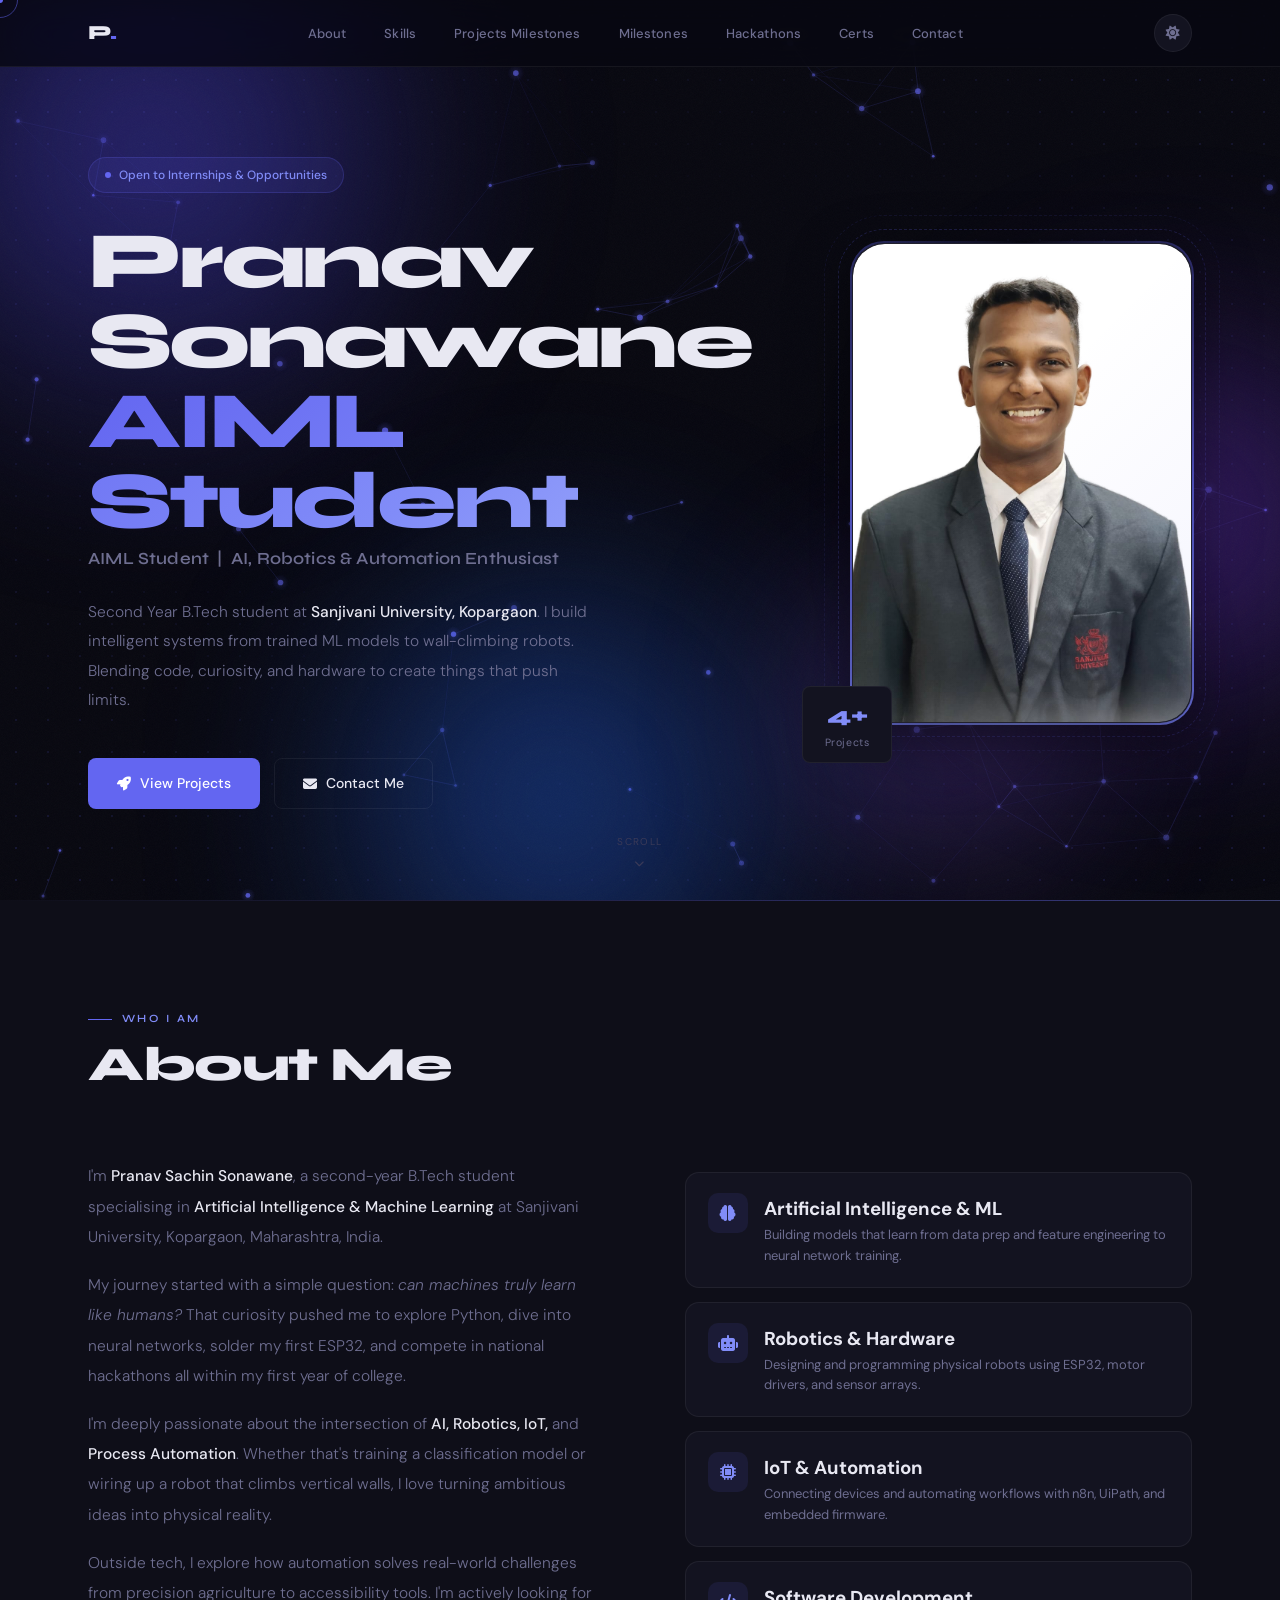
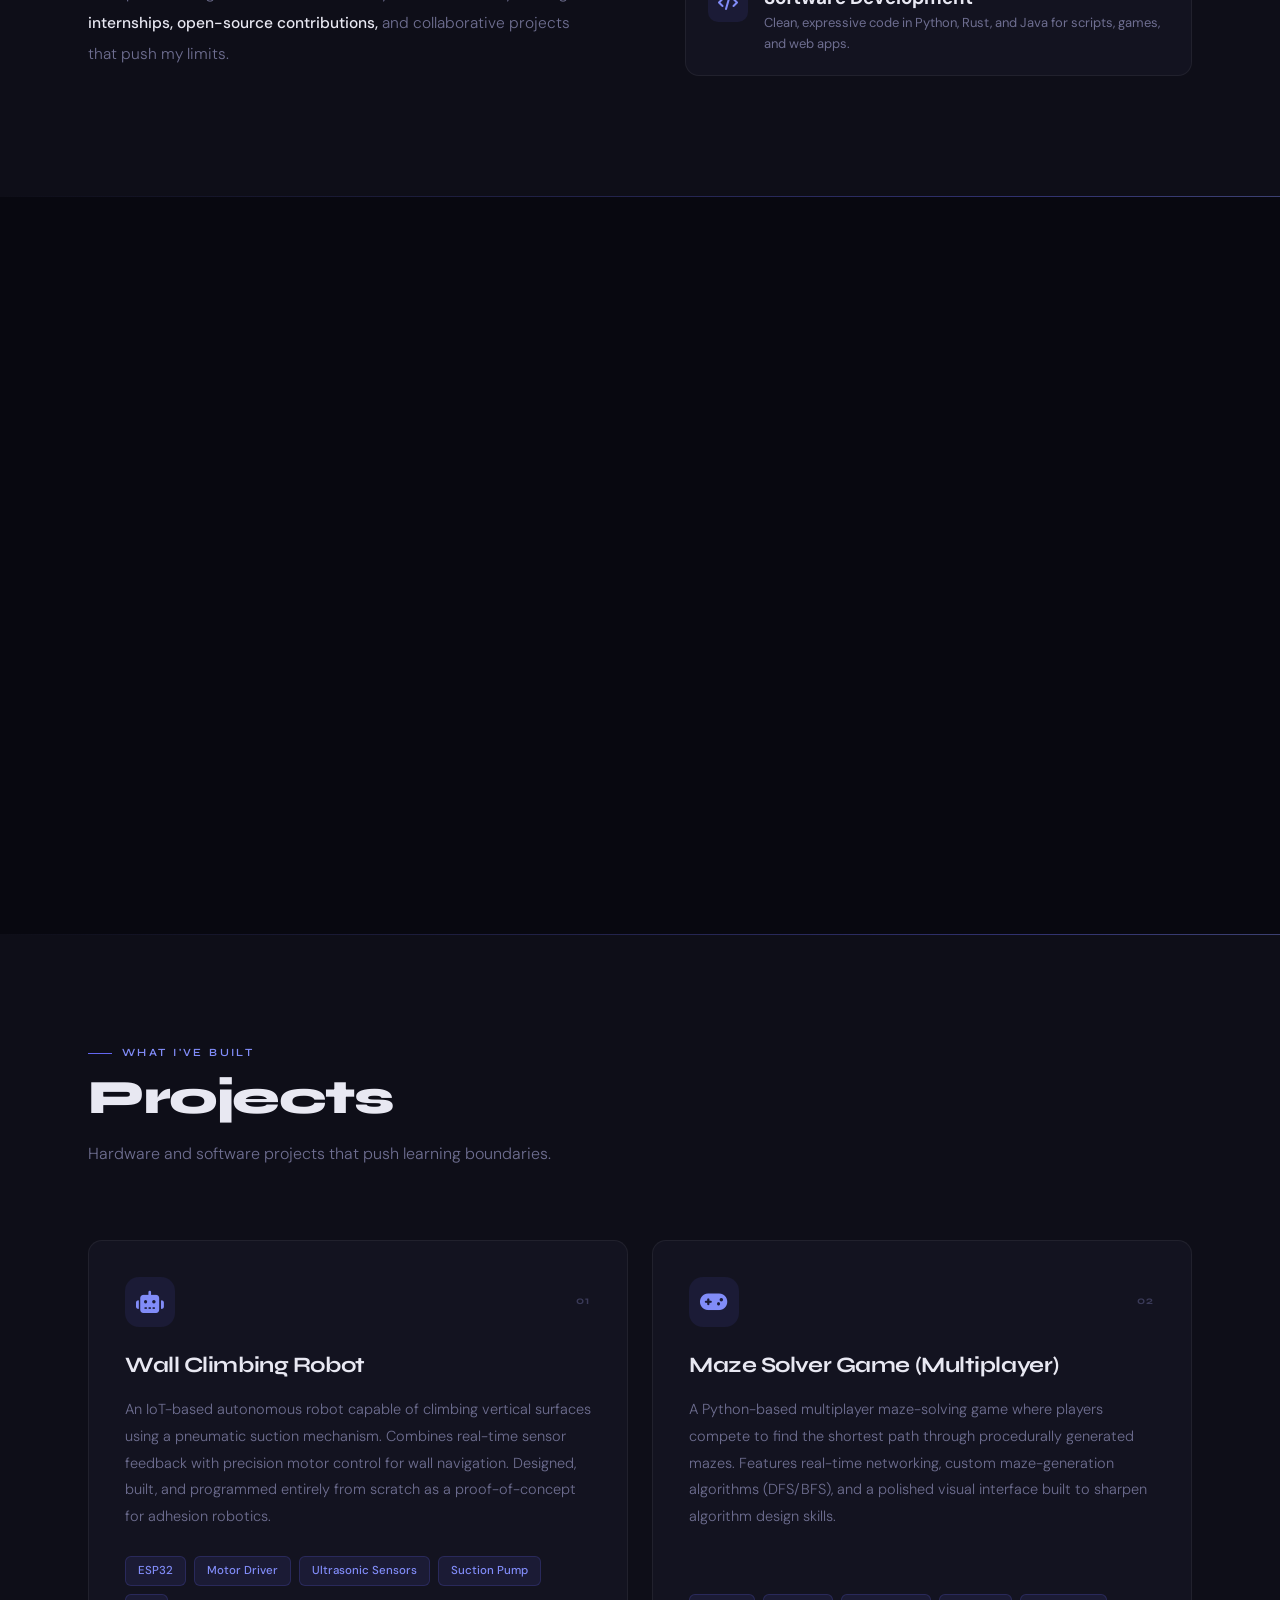
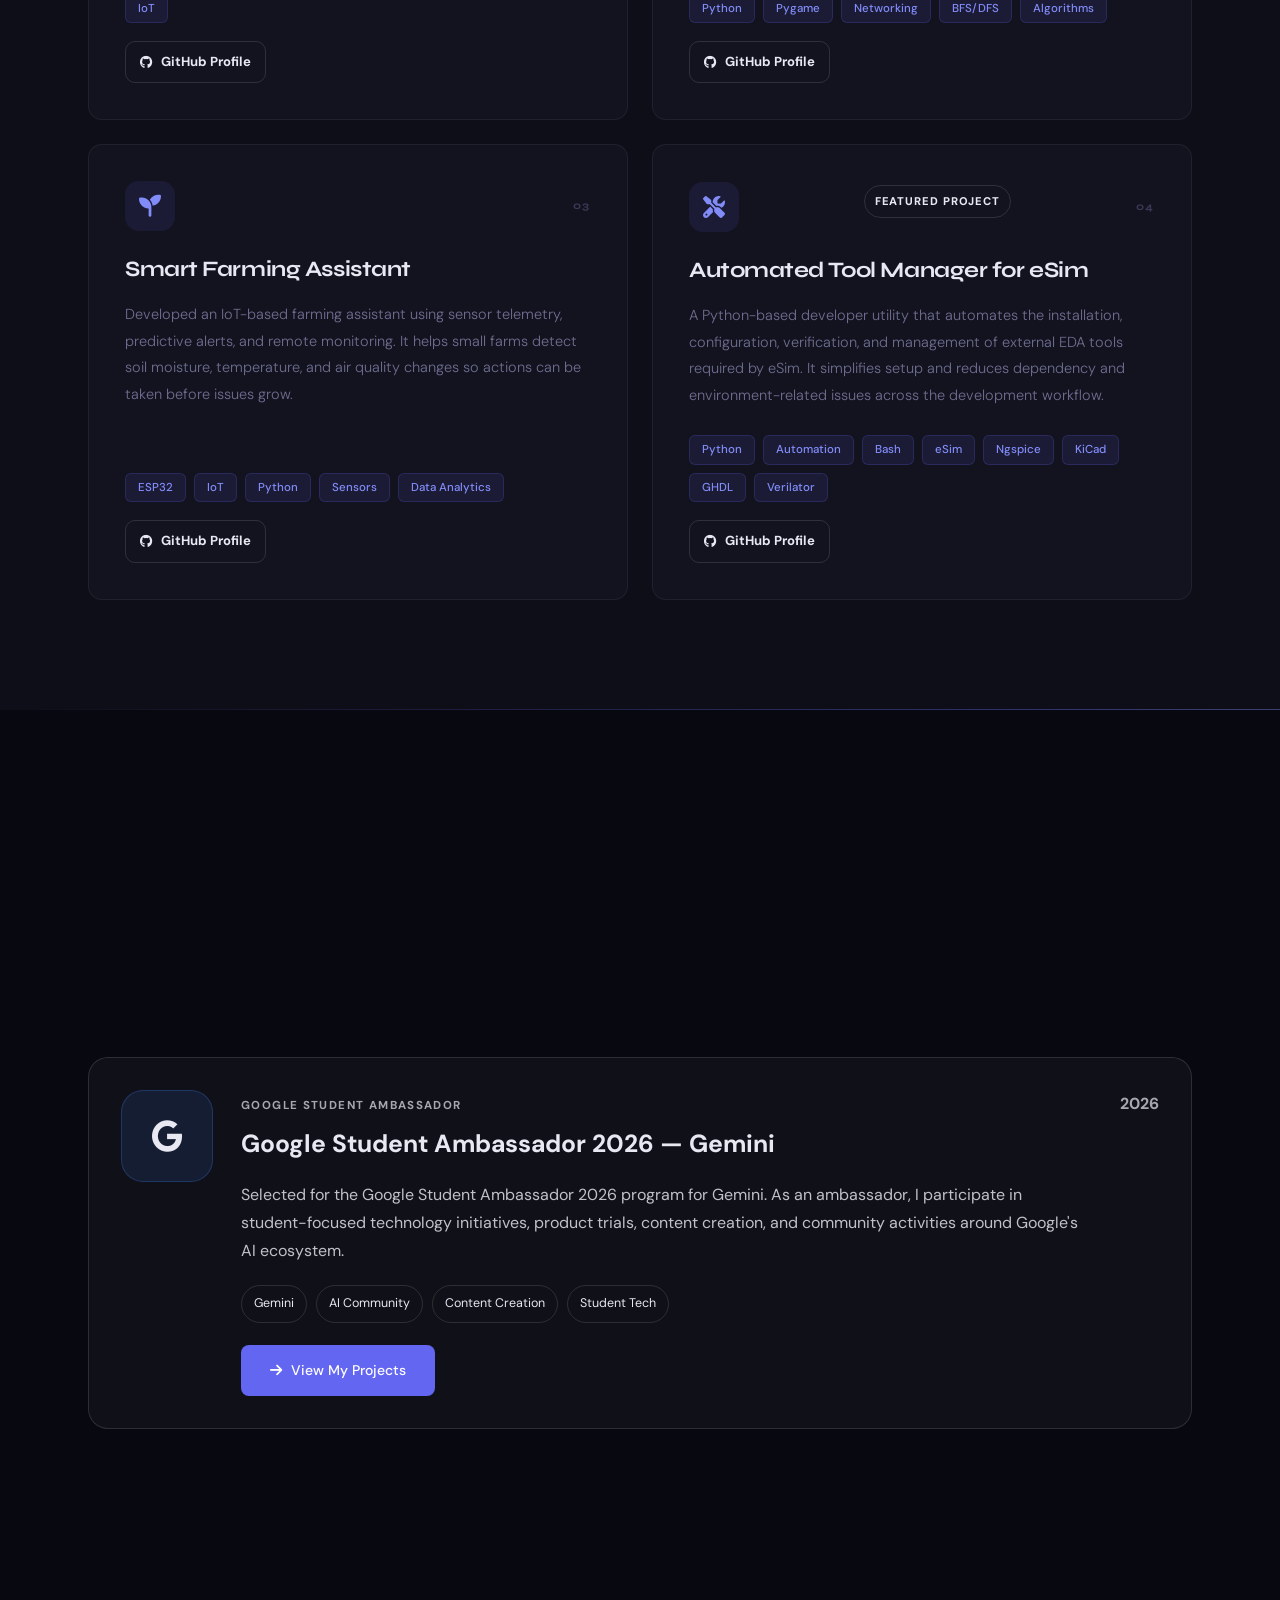
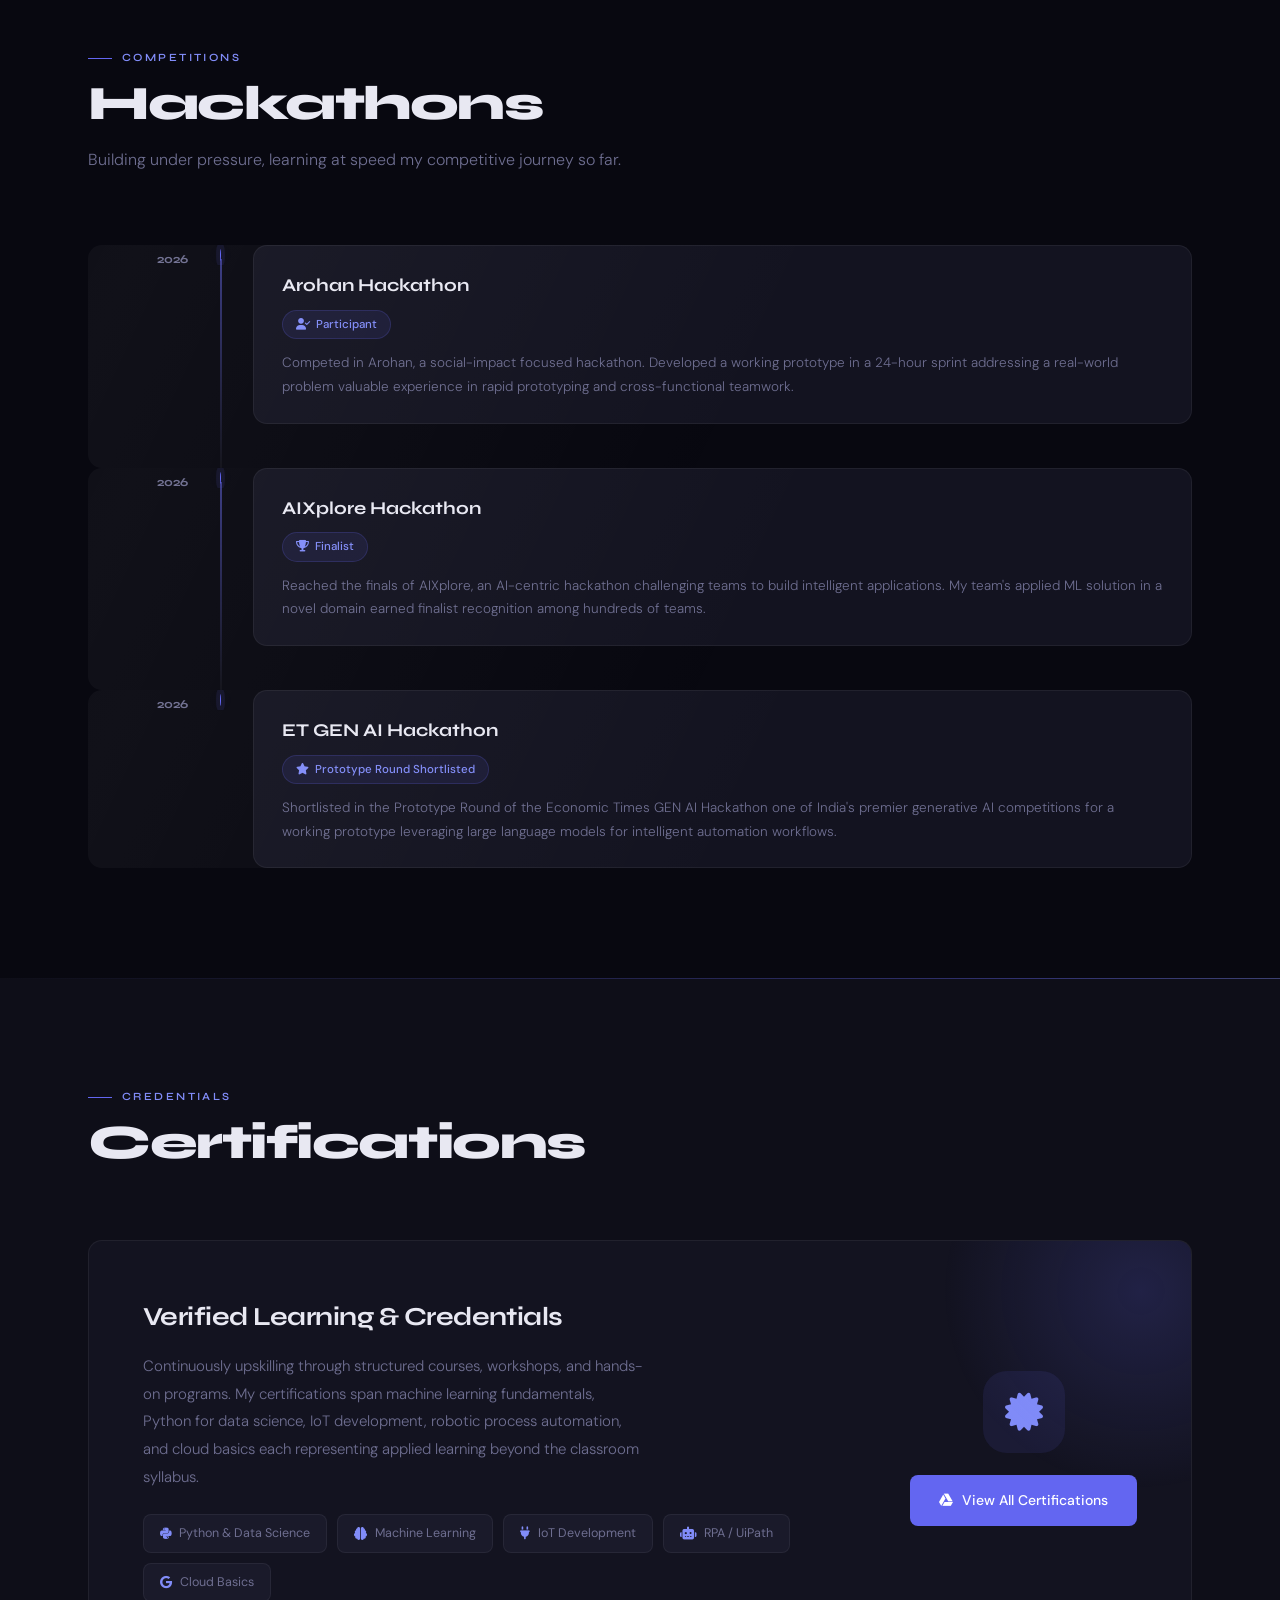
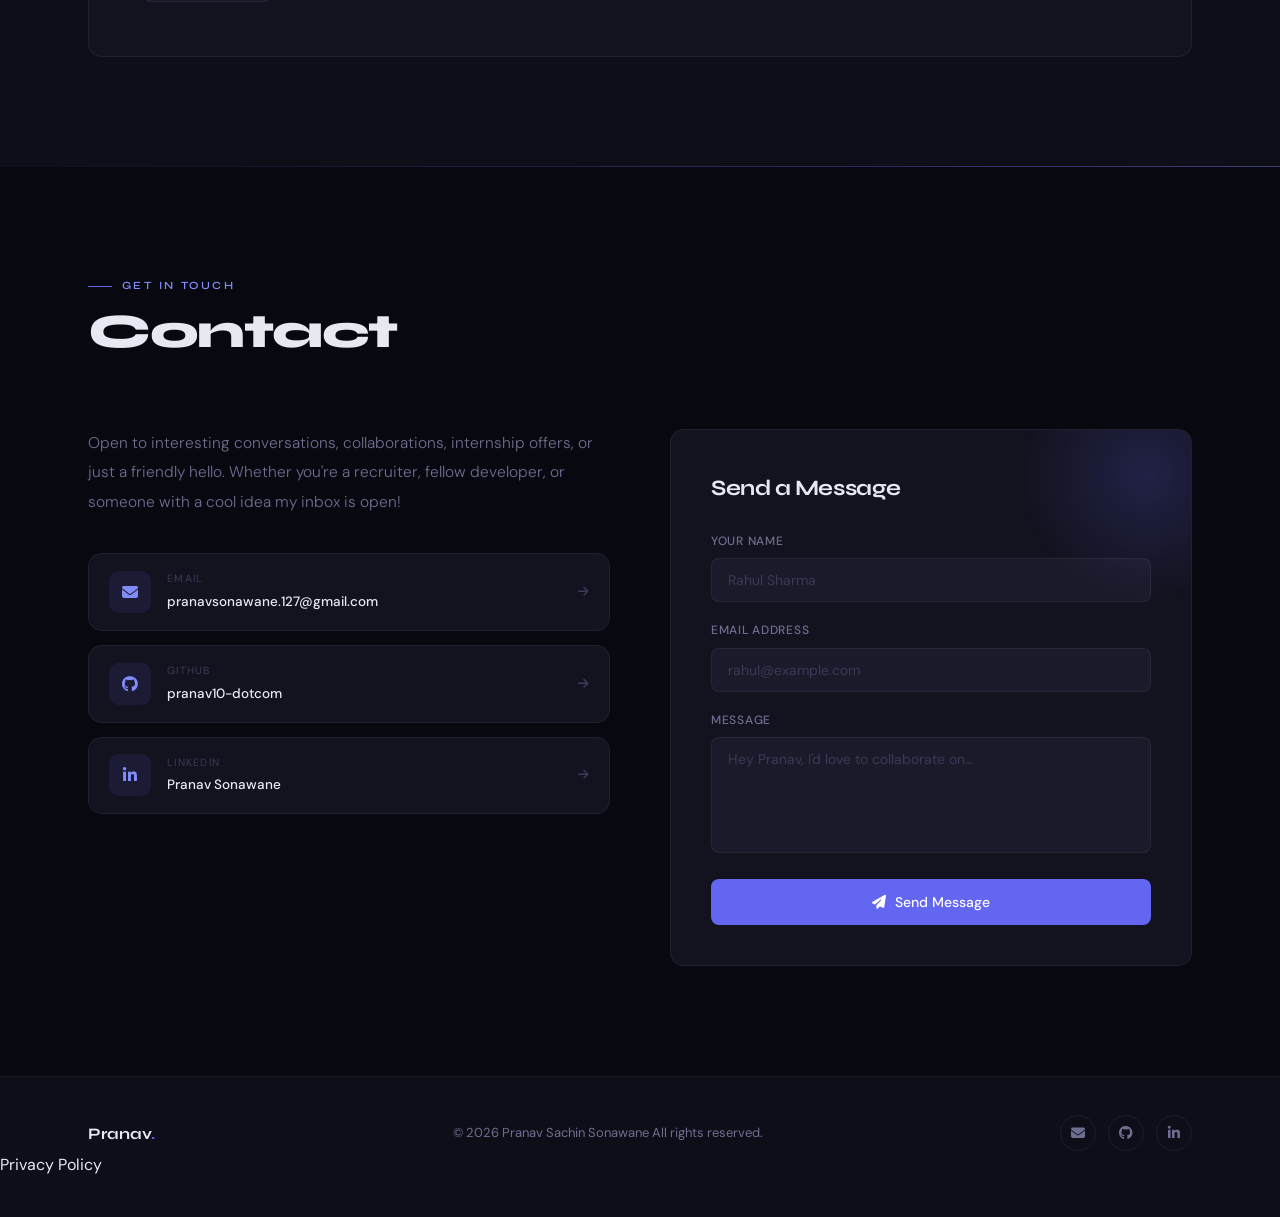
<file: index.html>
<!DOCTYPE html>
<html lang="en" data-theme="dark">

<head>
  <meta charset="UTF-8" />
  <meta name="viewport" content="width=device-width, initial-scale=1.0" />

  
  <link rel="canonical" href="https://pranav10-dotcom.github.io/pranavsonawane.github.io/">
  <meta name="robots" content="index, follow">
  <meta name="author" content="Pranav Sonawane">
  <meta property="og:url" content="https://pranav10-dotcom.github.io/pranavsonawane.github.io/">
<!-- ✅ SEO Title -->
  <title>Pranav Sonawane | AI Engineer | AIML Portfolio</title>

  <!-- ✅ SEO Description -->
  <meta name="description"
    content="CSE (AI & ML) student, Google Student Ambassador 2026, and developer building AI, robotics, automation, IoT, and real-world software projects." />

  <!-- Author -->
  <meta name="author" content="Pranav Sachin Sonawane" />

  <!-- ✅ Open Graph (for LinkedIn & sharing) -->
  <meta property="og:title" content="Pranav Sonawane | AI Engineer Portfolio" />
  <meta property="og:description"
    content="Explore AI, ML, Robotics & Automation projects by Pranav Sonawane." />
  <meta property="og:type" content="website" />

  <!-- ✅ Google Identity (Schema Markup) -->
  <script type="application/ld+json">
  {
    "@context": "https://schema.org",
    "@type": "Person",
      "jobTitle": "CSE (AI & ML) Student | Google Student Ambassador 2026",
      "description": "CSE (AI & ML) student and developer building AI, robotics, automation, IoT, and real-world software projects.",
      "knowsAbout": ["Python", "AI", "Robotics", "Automation", "IoT", "Software Development"],
    "name": "Pranav Sonawane",
    "url": "https://pranav10-dotcom.github.io/pranavsonawane.github.io/",
    "sameAs": [
      "https://www.linkedin.com/in/pranav-sonawane-7660b8374",
      "https://github.com/pranav10-dotcom"
    ]
  }
  </script>

  <!-- Preconnects -->
  <link rel="preconnect" href="https://fonts.googleapis.com" />
  <link rel="preconnect" href="https://fonts.gstatic.com" crossorigin />

  <!-- Fonts -->
  <link
    href="https://fonts.googleapis.com/css2?family=Syne:wght@400;600;700;800&family=DM+Sans:ital,opsz,wght@0,9..40,300;0,9..40,400;0,9..40,500;1,9..40,300&display=swap"
    rel="stylesheet" />

  <!-- Icons -->
  <link rel="stylesheet"
    href="https://cdnjs.cloudflare.com/ajax/libs/font-awesome/6.5.0/css/all.min.css"
    crossorigin="anonymous" referrerpolicy="no-referrer" />

  <!-- Stylesheets -->
  <link rel="stylesheet" href="css/style.css">
  <link rel="stylesheet" href="css/animations.css">
  <link rel="stylesheet" href="css/responsive.css">

  <!-- Google verification -->

  <link rel="icon" type="image/jpeg" href="pranav_photo.jpg">
  <meta property="og:image" content="https://pranav10-dotcom.github.io/pranavsonawane.github.io/pranav_photo.jpg">
</head>

<body>

  <!-- ── Custom cursor elements ── -->
  <div id="cursor-dot" aria-hidden="true"></div>
  <div id="cursor-ring" aria-hidden="true"></div>

  <!-- ── Particle canvas (sits behind everything) ── -->
  <canvas id="particle-canvas" aria-hidden="true"></canvas>

  <!-- ── Aurora blob background ── -->
  <div class="aurora-wrap" aria-hidden="true">
    <div class="aurora-blob aurora-blob-1"></div>
    <div class="aurora-blob aurora-blob-2"></div>
    <div class="aurora-blob aurora-blob-3"></div>
    <div class="aurora-blob aurora-blob-4"></div>
  </div>

  <!-- =========================================================
       NAVBAR
  ========================================================= -->
  <nav id="navbar" role="navigation" aria-label="Main navigation">
    <div class="container">
      <div class="nav-inner">

        <a href="#home" class="nav-logo" aria-label="Pranav Sonawane Home">
          P<span>.</span>
        </a>

        <ul class="nav-links" role="list">
          <li><a href="#about">About</a></li>
          <li><a href="#skills">Skills</a></li>
          <li><a href="#projects">Projects</a>
        <a href="#gsa">Milestones</a></li>
          <li><a href="#gsa">Milestones</a></li>
          <li><a href="#hackathons">Hackathons</a></li>
          <li><a href="#certifications">Certs</a></li>
          <li><a href="#contact">Contact</a></li>
        </ul>

        <div class="nav-right">
          <button class="theme-btn" id="themeToggle" aria-label="Toggle dark/light mode">
            <i class="fa-solid fa-sun" id="themeIcon"></i>
          </button>
          <button class="hamburger" id="hamburger" aria-label="Open mobile menu" aria-expanded="false"
            aria-controls="mobileMenu">
            <span></span><span></span><span></span>
          </button>
        </div>

      </div>
    </div>
  </nav>

  <!-- Mobile menu -->
  <div class="mobile-menu" id="mobileMenu">
    <ul>
      <li><a href="#about" onclick="closeMobile()">About</a></li>
      <li><a href="#skills" onclick="closeMobile()">Skills</a></li>
      <li><a href="#projects" onclick="closeMobile()">Projects</a></li>
      <li><a href="#hackathons" onclick="closeMobile()">Hackathons</a></li>
      <li><a href="#certifications" onclick="closeMobile()">Certifications</a></li>
      <li><a href="#contact" onclick="closeMobile()">Contact</a></li>
    </ul>
  </div>

  <!-- =========================================================
       HERO
  ========================================================= -->
  <section id="home" aria-label="Introduction">

    <!-- Dot grid background decoration -->
    <div class="dot-grid" aria-hidden="true"></div>

    <div class="container">
      <div class="hero-grid">

        <!-- Left: text -->
        <div>
          <div class="hero-badge">
            <span class="badge-dot" aria-hidden="true"></span>
            Open to Internships &amp; Opportunities
          </div>

         <h1 class="hero-name">
           Pranav Sonawane<br>
          <span class="accent">AIML Student </span>
        </h1>

          <p class="hero-tagline">
            AIML Student &nbsp;|&nbsp; AI, Robotics &amp; Automation Enthusiast
          </p>

          <p class="hero-intro">
            Second Year B.Tech student at <strong>Sanjivani University, Kopargaon</strong>.
            I build intelligent systems from trained ML models to wall-climbing robots.
            Blending code, curiosity, and hardware to create things that push limits.
          </p>

          <div class="hero-btns">
            <a href="#projects" class="btn-primary">
              <i class="fa-solid fa-rocket" aria-hidden="true"></i> View Projects
            </a>
            <a href="#contact" class="btn-outline">
              <i class="fa-solid fa-envelope" aria-hidden="true"></i> Contact Me
            </a>
          </div>
        </div>

        <!-- Right: avatar + floating chips -->
        <div class="hero-avatar-wrap" aria-hidden="true">
          <div class="avatar-glow-ring"></div>
          <div class="avatar-ring"></div>
          <div class="avatar-ring2"></div>
          <div class="hero-avatar">
            <img src="pranav_photo.jpg" alt="Photo of Pranav Sonawane" class="hero-avatar-img" />
          </div>
          <!-- Floating stat chips -->


          <div class="hero-stat">
            <div class="stat-num">4+</div>
            <div class="stat-label">Projects</div>
          </div>
        </div>

      </div>
    </div>

    <!-- Scroll indicator -->
    <div class="scroll-hint" aria-hidden="true">
      <span>Scroll</span>
      <i class="fa-solid fa-chevron-down"></i>
    </div>

  </section>

  <!-- =========================================================
       ABOUT
  ========================================================= -->
  <section id="about" class="section" aria-label="About me">
    <div class="shimmer-line top" aria-hidden="true"></div>
    <div class="shimmer-line bottom" aria-hidden="true"></div>

    <div class="container">
      <div class="section-head reveal">
        <p class="section-label">Who I am</p>
        <h2 class="section-title">About Me</h2>
      </div>

      <div class="about-grid">
        <!-- Bio text -->
        <div class="about-text reveal d1">
          <p>
            I'm <strong>Pranav Sachin Sonawane</strong>, a second-year B.Tech student
            specialising in <strong>Artificial Intelligence &amp; Machine Learning</strong>
            at Sanjivani University, Kopargaon, Maharashtra, India.
          </p>
          <p>
            My journey started with a simple question: <em>can machines truly learn like humans?</em>
            That curiosity pushed me to explore Python, dive into neural networks, solder my
            first ESP32, and compete in national hackathons  all within my first year of college.
          </p>
          <p>
            I'm deeply passionate about the intersection of <strong>AI, Robotics, IoT,</strong>
            and <strong>Process Automation</strong>. Whether that's training a classification model
            or wiring up a robot that climbs vertical walls, I love turning ambitious ideas into
            physical reality.
          </p>
          <p>
            Outside tech, I explore how automation solves real-world challenges  from precision
            agriculture to accessibility tools. I'm actively looking for <strong>internships,
              open-source contributions,</strong> and collaborative projects that push my limits.
          </p>
        </div>

        <!-- Highlight cards -->
        <div class="about-cards reveal d2">
          <div class="ahi">
            <div class="ahi-icon"><i class="fa-solid fa-brain" aria-hidden="true"></i></div>
            <div>
              <h3>Artificial Intelligence &amp; ML</h3>
              <p>Building models that learn from data prep and feature engineering to neural network training.</p>
            </div>
          </div>
          <div class="ahi">
            <div class="ahi-icon"><i class="fa-solid fa-robot" aria-hidden="true"></i></div>
            <div>
              <h3>Robotics &amp; Hardware</h3>
              <p>Designing and programming physical robots using ESP32, motor drivers, and sensor arrays.</p>
            </div>
          </div>
          <div class="ahi">
            <div class="ahi-icon"><i class="fa-solid fa-microchip" aria-hidden="true"></i></div>
            <div>
              <h3>IoT &amp; Automation</h3>
              <p>Connecting devices and automating workflows with n8n, UiPath, and embedded firmware.</p>
            </div>
          </div>
          <div class="ahi">
            <div class="ahi-icon"><i class="fa-solid fa-code" aria-hidden="true"></i></div>
            <div>
              <h3>Software Development</h3>
              <p>Clean, expressive code in Python, Rust, and Java for scripts, games, and web apps.</p>
            </div>
          </div>
        </div>
      </div>
    </div>
  </section>

  <!-- =========================================================
       SKILLS
  ========================================================= -->
  <section id="skills" class="section" aria-label="Skills">
    <div class="container">
      <div class="section-head reveal">
        <p class="section-label">What I work with</p>
        <h2 class="section-title">Skills &amp; Tools</h2>
        <p class="section-sub">A growing toolkit spanning languages, libraries, and hardware platforms.</p>
      </div>

      <div class="skills-grid">

        <div class="skill-card reveal d1">
          <div class="skill-icon"><i class="fa-solid fa-terminal" aria-hidden="true"></i></div>
          <h3>Programming Languages</h3>
          <div class="skill-tags">
            <span class="skill-tag">Python</span>
            <span class="skill-tag">Java</span>
            <span class="skill-tag">Rust</span>
            <span class="skill-tag">HTML</span>
            <span class="skill-tag">CSS</span>
          </div>
        </div>

        <div class="skill-card reveal d2">
          <div class="skill-icon"><i class="fa-solid fa-chart-area" aria-hidden="true"></i></div>
          <h3>ML &amp; Data Libraries</h3>
          <div class="skill-tags">
            <span class="skill-tag">NumPy</span>
            <span class="skill-tag">Pandas</span>
            <span class="skill-tag">Matplotlib</span>
            <span class="skill-tag">Seaborn</span>
          </div>
        </div>

        <div class="skill-card reveal d3">
          <div class="skill-icon"><i class="fa-solid fa-wrench" aria-hidden="true"></i></div>
          <h3>Tools &amp; Platforms</h3>
          <div class="skill-tags">
            <span class="skill-tag">Git</span>
            <span class="skill-tag">GitHub</span>
            <span class="skill-tag">n8n</span>
            <span class="skill-tag">UiPath</span>
          </div>
        </div>

        <div class="skill-card reveal d4">
          <div class="skill-icon"><i class="fa-solid fa-plug" aria-hidden="true"></i></div>
          <h3>Hardware &amp; IoT</h3>
          <div class="skill-tags">
            <span class="skill-tag">ESP32</span>
            <span class="skill-tag">Arduino</span>
            <span class="skill-tag">Ultrasonic Sensors</span>
            <span class="skill-tag">Motor Drivers</span>
            <span class="skill-tag">Suction Systems</span>
          </div>
        </div>

      </div>
    </div>
  </section>

  <!-- =========================================================
       PROJECTS
  ========================================================= -->
  <section id="projects" class="section" aria-label="Projects">
    <div class="shimmer-line top" aria-hidden="true"></div>
    <div class="shimmer-line bottom" aria-hidden="true"></div>

    <div class="container">
      <div class="section-head reveal">
        <p class="section-label">What I've built</p>
        <h2 class="section-title">Projects</h2>
        <p class="section-sub">Hardware and software projects that push learning boundaries.</p>
      </div>

      <div class="projects-grid">

        <!-- Project 1: Wall Climbing Robot -->
        <article class="project-card reveal d1">
          <div class="project-top">
            <div class="project-icon">
              <i class="fa-solid fa-robot" aria-hidden="true"></i>
            </div>
            <span class="project-num">01</span>
          </div>
          <h3 class="project-title">Wall Climbing Robot</h3>
          <p class="project-desc">
            An IoT-based autonomous robot capable of climbing vertical surfaces using a
            pneumatic suction mechanism. Combines real-time sensor feedback with precision
            motor control for wall navigation. Designed, built, and programmed entirely
            from scratch as a proof-of-concept for adhesion robotics.
          </p>
          <div class="project-stack">
            <span class="project-tech">ESP32</span>
            <span class="project-tech">Motor Driver</span>
            <span class="project-tech">Ultrasonic Sensors</span>
            <span class="project-tech">Suction Pump</span>
            <span class="project-tech">IoT</span>
          </div>
        
          <div class="project-actions">
            <a class="project-link" href="https://github.com/pranav10-dotcom" target="_blank" rel="noopener noreferrer">
              <i class="fa-brands fa-github" aria-hidden="true"></i>
              GitHub Profile
            </a>
          </div>
        </article>

        <!-- Project 2: Maze Solver Game -->
        <article class="project-card reveal d2">
          <div class="project-top">
            <div class="project-icon">
              <i class="fa-solid fa-gamepad" aria-hidden="true"></i>
            </div>
            <span class="project-num">02</span>
          </div>
          <h3 class="project-title">Maze Solver Game (Multiplayer)</h3>
          <p class="project-desc">
            A Python-based multiplayer maze-solving game where players compete to find the
            shortest path through procedurally generated mazes. Features real-time
            networking, custom maze-generation algorithms (DFS/BFS), and a polished
            visual interface  built to sharpen algorithm design skills.
          </p>
          <div class="project-stack">
            <span class="project-tech">Python</span>
            <span class="project-tech">Pygame</span>
            <span class="project-tech">Networking</span>
            <span class="project-tech">BFS/DFS</span>
            <span class="project-tech">Algorithms</span>
          </div>
        
          <div class="project-actions">
            <a class="project-link" href="https://github.com/pranav10-dotcom" target="_blank" rel="noopener noreferrer">
              <i class="fa-brands fa-github" aria-hidden="true"></i>
              GitHub Profile
            </a>
          </div>
        </article>

        <!-- Project 3: Smart Farming Assistant -->
        <article class="project-card reveal d3">
          <div class="project-top">
            <div class="project-icon">
              <i class="fa-solid fa-seedling" aria-hidden="true"></i>
            </div>
            <span class="project-num">03</span>
          </div>
          <h3 class="project-title">Smart Farming Assistant</h3>
          <p class="project-desc">
            Developed an IoT-based farming assistant using sensor telemetry, predictive
            alerts, and remote monitoring. It helps small farms detect soil moisture,
            temperature, and air quality changes so actions can be taken before issues grow.
          </p>
          <div class="project-stack">
            <span class="project-tech">ESP32</span>
            <span class="project-tech">IoT</span>
            <span class="project-tech">Python</span>
            <span class="project-tech">Sensors</span>
            <span class="project-tech">Data Analytics</span>
          </div>
        
          <div class="project-actions">
            <a class="project-link" href="https://github.com/pranav10-dotcom" target="_blank" rel="noopener noreferrer">
              <i class="fa-brands fa-github" aria-hidden="true"></i>
              GitHub Profile
            </a>
          </div>
        </article>


        <!-- Project 4: Automated Tool Manager for eSim -->
        <article class="project-card project-featured reveal d4">
          <div class="project-top">
            <div class="project-icon">
              <i class="fa-solid fa-screwdriver-wrench" aria-hidden="true"></i>
            </div>
          <span class="featured-badge">Featured Project</span>
            <span class="project-num">04</span>
          </div>
          <h3 class="project-title">Automated Tool Manager for eSim</h3>
          <p class="project-desc">
            A Python-based developer utility that automates the installation,
            configuration, verification, and management of external EDA tools
            required by eSim. It simplifies setup and reduces dependency and
            environment-related issues across the development workflow.
          </p>
          <div class="project-stack">
            <span class="project-tech">Python</span>
            <span class="project-tech">Automation</span>
            <span class="project-tech">Bash</span>
            <span class="project-tech">eSim</span>
            <span class="project-tech">Ngspice</span>
            <span class="project-tech">KiCad</span>
            <span class="project-tech">GHDL</span>
            <span class="project-tech">Verilator</span>
          </div>
        
          <div class="project-actions">
            <a class="project-link" href="https://github.com/pranav10-dotcom" target="_blank" rel="noopener noreferrer">
              <i class="fa-brands fa-github" aria-hidden="true"></i>
              GitHub Profile
            </a>
          </div>
        </article>

      </div>
    </div>
  </section>


  <!-- =========================================================
       GOOGLE STUDENT AMBASSADOR MILESTONE
  ========================================================== -->
  <section class="section milestone-section" id="gsa">
    <div class="container">
      <div class="section-head reveal">
        <span class="section-label">MILESTONE 01</span>
        <h2 class="section-title">Google Student Ambassador <span>2026</span></h2>
        <p class="section-sub">
          Selected as a Google Student Ambassador 2026 for Gemini, representing
          student technology communities and creating hands-on AI experiences.
        </p>
      </div>

      <div class="milestone-card reveal d2">
        <div class="milestone-icon">
          <i class="fa-brands fa-google" aria-hidden="true"></i>
        </div>

        <div class="milestone-content">
          <div class="milestone-top">
            <div>
              <span class="milestone-label">GOOGLE STUDENT AMBASSADOR</span>
              <h3>Google Student Ambassador 2026 — Gemini</h3>
            </div>
            <span class="milestone-year">2026</span>
          </div>

          <p>
            Selected for the Google Student Ambassador 2026 program for Gemini.
            As an ambassador, I participate in student-focused technology
            initiatives, product trials, content creation, and community
            activities around Google's AI ecosystem.
          </p>

          <div class="milestone-highlights">
            <span>Gemini</span>
            <span>AI Community</span>
            <span>Content Creation</span>
            <span>Student Tech</span>
          </div>

          <div class="milestone-actions">
            <a href="#projects" class="btn btn-primary">
              <i class="fa-solid fa-arrow-right" aria-hidden="true"></i>
              View My Projects
            </a>
          </div>
        </div>
      </div>
    </div>
  </section>

  <!-- =========================================================
       HACKATHONS
  ========================================================= -->
  <section id="hackathons" class="section" aria-label="Hackathons">
    <div class="container">
      <div class="section-head reveal">
        <p class="section-label">Competitions</p>
        <h2 class="section-title">Hackathons</h2>
        <p class="section-sub">Building under pressure, learning at speed  my competitive journey so far.</p>
      </div>

      <div class="timeline" role="list">

        <!-- 1 -->
        <div class="timeline-item reveal d1" role="listitem">
          <div class="tl-year">2026</div>
          <div class="tl-line" aria-hidden="true">
            <div class="tl-dot"></div>
          </div>
          <div class="tl-card">
            <h3 class="tl-name">Arohan Hackathon</h3>
            <div class="tl-badge">
              <i class="fa-solid fa-user-check" aria-hidden="true"></i> Participant
            </div>
            <p class="tl-desc">
              Competed in Arohan, a social-impact focused hackathon. Developed a working
              prototype in a 24-hour sprint addressing a real-world problem valuable
              experience in rapid prototyping and cross-functional teamwork.
            </p>
          </div>
        </div>

        <!-- 2 -->
        <div class="timeline-item reveal d2" role="listitem">
          <div class="tl-year">2026</div>
          <div class="tl-line" aria-hidden="true">
            <div class="tl-dot"></div>
          </div>
          <div class="tl-card">
            <h3 class="tl-name">AIXplore Hackathon</h3>
            <div class="tl-badge">
              <i class="fa-solid fa-trophy" aria-hidden="true"></i> Finalist
            </div>
            <p class="tl-desc">
              Reached the finals of AIXplore, an AI-centric hackathon challenging teams
              to build intelligent applications. My team's applied ML solution in a novel
              domain earned finalist recognition among hundreds of teams.
            </p>
          </div>
        </div>

        <!-- 3 -->
        <div class="timeline-item reveal d3" role="listitem">
          <div class="tl-year">2026</div>
          <div class="tl-line" aria-hidden="true">
            <div class="tl-dot"></div>
          </div>
          <div class="tl-card">
            <h3 class="tl-name">ET GEN AI Hackathon</h3>
            <div class="tl-badge">
              <i class="fa-solid fa-star" aria-hidden="true"></i> Prototype Round Shortlisted
            </div>
            <p class="tl-desc">
              Shortlisted in the Prototype Round of the Economic Times GEN AI Hackathon 
              one of India's premier generative AI competitions for a working prototype
              leveraging large language models for intelligent automation workflows.
            </p>
          </div>
        </div>

      </div>
    </div>
  </section>

  <!-- =========================================================
       CERTIFICATIONS
  ========================================================= -->
  <section id="certifications" class="section" aria-label="Certifications">
    <div class="shimmer-line top" aria-hidden="true"></div>
    <div class="shimmer-line bottom" aria-hidden="true"></div>

    <div class="container">
      <div class="section-head reveal">
        <p class="section-label">Credentials</p>
        <h2 class="section-title">Certifications</h2>
      </div>

      <div class="cert-box reveal d1">
        <div class="cert-text">
          <h3>Verified Learning &amp; Credentials</h3>
          <p>
            Continuously upskilling through structured courses, workshops, and hands-on
            programs. My certifications span machine learning fundamentals, Python for
            data science, IoT development, robotic process automation, and cloud basics
            each representing applied learning beyond the classroom syllabus.
          </p>
          <div class="cert-badges">
            <span class="cert-badge">
              <i class="fa-brands fa-python" aria-hidden="true"></i> Python &amp; Data Science
            </span>
            <span class="cert-badge">
              <i class="fa-solid fa-brain" aria-hidden="true"></i> Machine Learning
            </span>
            <span class="cert-badge">
              <i class="fa-solid fa-plug" aria-hidden="true"></i> IoT Development
            </span>
            <span class="cert-badge">
              <i class="fa-solid fa-robot" aria-hidden="true"></i> RPA / UiPath
            </span>
            <span class="cert-badge">
              <i class="fa-brands fa-google" aria-hidden="true"></i> Cloud Basics
            </span>
          </div>
        </div>

          <div class="cert-action">
                    <div class="cert-icon-big"><i class="fa-solid fa-certificate"></i></div>
                    <a href="https://drive.google.com/drive/folders/1dJCU_oxZw3iQqDSGa8RJQ-VHPAJsGr7C?usp=sharing" target="_blank" rel="noopener" class="btn-primary">
                        <i class="fa-brands fa-google-drive"></i> View All Certifications
                    </a>
        </div>
      </div>
    </div>
  </section>

  <!-- =========================================================
       CONTACT
  ========================================================= -->
  <section id="contact" class="section" aria-label="Contact">
    <div class="container">
      <div class="section-head reveal">
        <p class="section-label">Get in touch</p>
        <h2 class="section-title">Contact</h2>
      </div>

      <div class="contact-grid">

        <!-- Left: links -->
        <div class="contact-left reveal d1">
          <p>
            Open to interesting conversations, collaborations, internship offers, or just
            a friendly hello. Whether you're a recruiter, fellow developer, or someone
            with a cool idea my inbox is open!
          </p>

          <div class="contact-links">

            <a href="mailto:pranavsonawane.127@gmail.com" class="contact-link" aria-label="Send email to Pranav">
              <div class="cl-icon"><i class="fa-solid fa-envelope" aria-hidden="true"></i></div>
              <div class="cl-info">
                <div class="cl-label">Email</div>
                <div class="cl-val">pranavsonawane.127@gmail.com</div>
              </div>
              <i class="fa-solid fa-arrow-right cl-arrow" aria-hidden="true"></i>
            </a>

            <a href="https://github.com/pranav10-dotcom" target="_blank" rel="noopener noreferrer" class="contact-link"
              aria-label="Visit GitHub profile">
              <div class="cl-icon"><i class="fa-brands fa-github" aria-hidden="true"></i></div>
              <div class="cl-info">
                <div class="cl-label">GitHub</div>
                <div class="cl-val">pranav10-dotcom</div>
              </div>
              <i class="fa-solid fa-arrow-right cl-arrow" aria-hidden="true"></i>
            </a>

            <a href="https://www.linkedin.com/in/pranav-sonawane-7660b8374" target="_blank" rel="noopener noreferrer"
              class="contact-link" aria-label="Visit LinkedIn profile">
              <div class="cl-icon"><i class="fa-brands fa-linkedin-in" aria-hidden="true"></i></div>
              <div class="cl-info">
                <div class="cl-label">LinkedIn</div>
                <div class="cl-val">Pranav Sonawane</div>
              </div>
              <i class="fa-solid fa-arrow-right cl-arrow" aria-hidden="true"></i>
            </a>

          </div>
        </div>

        <!-- Right: contact form -->
        <div class="contact-form-wrap reveal d2">
          <h3>Send a Message</h3>

         <form action="https://formspree.io/f/mreowyea" method="POST">

  <div class="form-group">
    <label for="name">Your Name</label>
    <input type="text" id="name" name="name" placeholder="Rahul Sharma" required />
  </div>

  <div class="form-group">
    <label for="email">Email Address</label>
    <input type="email" id="email" name="email" placeholder="rahul@example.com" required />
  </div>

  <div class="form-group">
    <label for="message">Message</label>
    <textarea id="message" name="message" rows="5" placeholder="Hey Pranav, I'd love to collaborate on…" required></textarea>
  </div>

  <!-- Subject -->
  <input type="hidden" name="_subject" value="New Portfolio Message">

  <!-- Redirect after submit -->
  <input type="hidden" name="_next" value="https://pranav10-dotcom.github.io/pranavsonawane.github.io/">

  <button type="submit" class="btn-primary btn-full-width">
    <i class="fa-solid fa-paper-plane"></i> Send Message
  </button>

</form>
        </div>

      </div>
    </div>
  </section>

  <!-- =========================================================
       FOOTER
  ========================================================= -->
  <footer role="contentinfo">
    <div class="container">
      <div class="footer-inner">

        <div class="footer-logo">Pranav<span>.</span></div>

        <p class="footer-copy">
          &copy; <span id="year"></span> Pranav Sachin Sonawane All rights reserved.
        </p>

        <div class="footer-socials">
          <a href="mailto:pranavsonawane.127@gmail.com" class="footer-social" aria-label="Email">
            <i class="fa-solid fa-envelope" aria-hidden="true"></i>
          </a>
          <a href="https://github.com/pranav10-dotcom" target="_blank" rel="noopener noreferrer" class="footer-social"
            aria-label="GitHub">
            <i class="fa-brands fa-github" aria-hidden="true"></i>
          </a>
          <a href="https://www.linkedin.com/in/pranav-sonawane-7660b8374" target="_blank" rel="noopener noreferrer"
            class="footer-social" aria-label="LinkedIn">
            <i class="fa-brands fa-linkedin-in" aria-hidden="true"></i>
          </a>
        </div>

      </div>
    </div>
    <a href="privacy.html">Privacy Policy</a>
  </footer>

  <!-- =========================================================
        SCRIPTS (deferred for performance)
  ========================================================= -->
  <script src="js/main.js"></script>
  <script src="js/particles.js"></script>

</body>

</html>
</file>
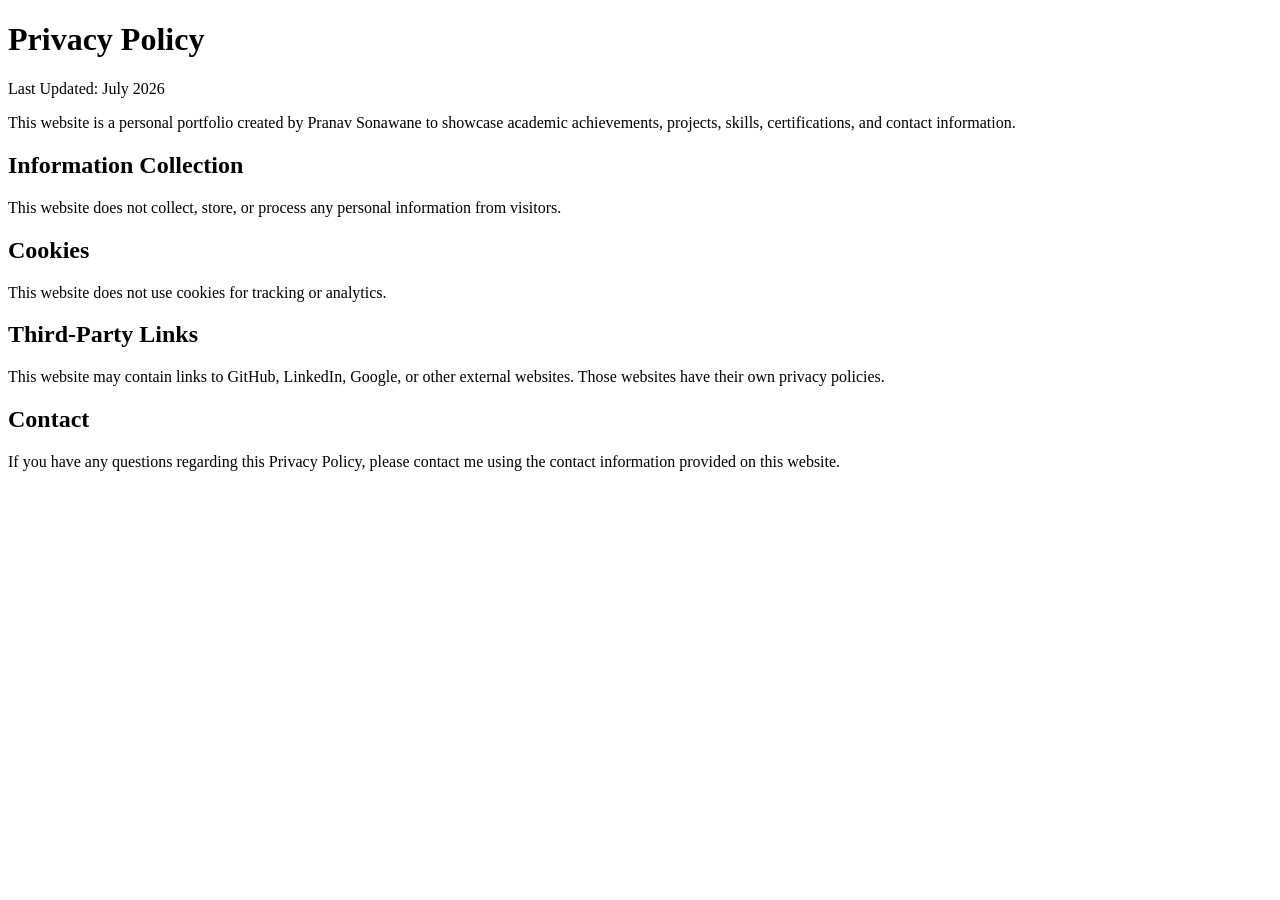
<file: privacy.html>
<!DOCTYPE html>
<html lang="en">
<head>
    <meta charset="UTF-8">
    <meta name="viewport" content="width=device-width, initial-scale=1.0">
    <title>Privacy Policy</title>
</head>
<body>
    <h1>Privacy Policy</h1>

    <p>Last Updated: July 2026</p>

    <p>
        This website is a personal portfolio created by Pranav Sonawane to showcase
        academic achievements, projects, skills, certifications, and contact information.
    </p>

    <h2>Information Collection</h2>
    <p>
        This website does not collect, store, or process any personal information from visitors.
    </p>

    <h2>Cookies</h2>
    <p>
        This website does not use cookies for tracking or analytics.
    </p>

    <h2>Third-Party Links</h2>
    <p>
        This website may contain links to GitHub, LinkedIn, Google, or other external websites.
        Those websites have their own privacy policies.
    </p>

    <h2>Contact</h2>
    <p>
        If you have any questions regarding this Privacy Policy, please contact me using the
        contact information provided on this website.
    </p>
</body>
</html>
</file>
<file: css/style.css>
/* =========================================================
   style.css — Core styles, variables, layout, components
   Portfolio: Pranav Sachin Sonawane
   ========================================================= */

/* ─── THEME VARIABLES ──────────────────────────────────── */
:root {
  --accent:        #6366f1;
  --accent-light:  #818cf8;
  --accent-glow:   rgba(99, 102, 241, 0.18);
  --accent-dim:    rgba(99, 102, 241, 0.10);
  --radius:        14px;
  --radius-sm:     8px;
  --radius-pill:   100px;
  --ease:          cubic-bezier(0.4, 0, 0.2, 1);
  --t:             0.3s;
  --font-display:  'Syne', sans-serif;
  --font-body:     'DM Sans', sans-serif;
}

[data-theme="dark"] {
  --bg:            #080810;
  --bg-surface:    #0e0e18;
  --bg-card:       #131320;
  --bg-card2:      #1a1a2a;
  --border:        rgba(255, 255, 255, 0.06);
  --border-h:      rgba(99, 102, 241, 0.45);
  --text:          #e8e8f2;
  --text-muted:    #6e6e90;
  --text-dim:      #3a3a58;
  --nav-bg:        rgba(8, 8, 16, 0.82);
  --shadow:        0 20px 60px rgba(0, 0, 0, 0.5);
  --glow:          0 0 40px rgba(99, 102, 241, 0.15);
}

[data-theme="light"] {
  --bg:            #f2f2fb;
  --bg-surface:    #fafafe;
  --bg-card:       #ffffff;
  --bg-card2:      #ebebf8;
  --border:        rgba(0, 0, 0, 0.07);
  --border-h:      rgba(99, 102, 241, 0.4);
  --text:          #0f0f1e;
  --text-muted:    #5a5a7a;
  --text-dim:      #9898b8;
  --nav-bg:        rgba(242, 242, 251, 0.85);
  --shadow:        0 20px 60px rgba(0, 0, 0, 0.08);
  --glow:          0 0 40px rgba(99, 102, 241, 0.08);
}

/* ─── RESET ─────────────────────────────────────────────── */
*, *::before, *::after {
  box-sizing: border-box;
  margin: 0;
  padding: 0;
}

html {
  scroll-behavior: smooth;
  font-size: 16px;
}

body {
  font-family: var(--font-body);
  background: var(--bg);
  color: var(--text);
  line-height: 1.7;
  overflow-x: hidden;
  transition: background var(--t) var(--ease), color var(--t) var(--ease);
  cursor: none; /* custom cursor */
}

a {
  text-decoration: none;
  color: inherit;
}

img {
  display: block;
  max-width: 100%;
  height: auto;
}

/* ─── UTILITIES ──────────────────────────────────────────── */
.container {
  max-width: 1160px;
  margin: 0 auto;
  padding: 0 28px;
}

.section {
  padding: 110px 0;
  position: relative;
  z-index: 1;
}

.section-label {
  font-family: var(--font-display);
  font-size: 11px;
  font-weight: 600;
  letter-spacing: 0.22em;
  text-transform: uppercase;
  color: var(--accent-light);
  margin-bottom: 10px;
  display: flex;
  align-items: center;
  gap: 10px;
}

.section-label::before {
  content: '';
  width: 24px;
  height: 1px;
  background: var(--accent);
}

.section-title {
  font-family: var(--font-display);
  font-size: clamp(30px, 4.5vw, 48px);
  font-weight: 800;
  line-height: 1.1;
  color: var(--text);
  margin-bottom: 14px;
  letter-spacing: -0.03em;
}

.section-sub {
  font-size: 16px;
  color: var(--text-muted);
  max-width: 540px;
  line-height: 1.9;
  font-weight: 300;
}

.section-head {
  margin-bottom: 70px;
}

/* ─── SCROLL REVEAL ──────────────────────────────────────── */
.reveal {
  opacity: 0;
  transform: translateY(36px);
  transition: opacity 0.75s var(--ease), transform 0.75s var(--ease);
}

.reveal.visible {
  opacity: 1;
  transform: translateY(0);
}

.d1 { transition-delay: 0.05s; }
.d2 { transition-delay: 0.15s; }
.d3 { transition-delay: 0.25s; }
.d4 { transition-delay: 0.35s; }
.d5 { transition-delay: 0.45s; }

/* ─── CUSTOM CURSOR ──────────────────────────────────────── */
#cursor-dot,
#cursor-ring {
  position: fixed;
  border-radius: 50%;
  pointer-events: none;
  z-index: 9999;
  transform: translate(-50%, -50%);
  will-change: transform;
}

#cursor-dot {
  width: 6px;
  height: 6px;
  background: var(--accent);
}

#cursor-ring {
  width: 36px;
  height: 36px;
  border: 1.5px solid rgba(99, 102, 241, 0.5);
  transition: width 0.2s var(--ease), height 0.2s var(--ease),
              border-color 0.2s var(--ease), opacity 0.2s var(--ease);
}

#cursor-ring.hover {
  width: 56px;
  height: 56px;
  border-color: var(--accent);
  opacity: 0.7;
}

/* ─── BUTTONS ─────────────────────────────────────────────── */
.btn-primary {
  display: inline-flex;
  align-items: center;
  gap: 9px;
  background: var(--accent);
  color: #fff;
  padding: 13px 28px;
  border-radius: var(--radius-sm);
  font-family: var(--font-body);
  font-size: 14px;
  font-weight: 500;
  border: 1px solid transparent;
  transition: all var(--t) var(--ease);
  position: relative;
  overflow: hidden;
}

.btn-primary::after {
  content: '';
  position: absolute;
  inset: 0;
  background: linear-gradient(135deg, rgba(255,255,255,0.12), transparent);
  opacity: 0;
  transition: opacity var(--t);
}

.btn-primary:hover {
  transform: translateY(-3px);
  box-shadow: 0 10px 36px rgba(99, 102, 241, 0.4);
}

.btn-primary:hover::after { opacity: 1; }

.btn-outline {
  display: inline-flex;
  align-items: center;
  gap: 9px;
  background: transparent;
  color: var(--text);
  padding: 13px 28px;
  border-radius: var(--radius-sm);
  font-size: 14px;
  font-weight: 500;
  border: 1px solid var(--border);
  transition: all var(--t) var(--ease);
}

.btn-outline:hover {
  border-color: var(--border-h);
  color: var(--accent-light);
  transform: translateY(-3px);
  box-shadow: var(--glow);
}

/* ─── NAVBAR ─────────────────────────────────────────────── */
#navbar {
  position: fixed;
  top: 0; left: 0; right: 0;
  z-index: 1000;
  background: var(--nav-bg);
  -webkit-backdrop-filter: blur(22px) saturate(1.8);
  backdrop-filter: blur(22px) saturate(1.8);
  border-bottom: 1px solid var(--border);
  transition: background var(--t), border-color var(--t),
              box-shadow 0.4s var(--ease);
}

#navbar.scrolled {
  box-shadow: 0 4px 30px rgba(0,0,0,0.2);
}

.nav-inner {
  display: flex;
  align-items: center;
  justify-content: space-between;
  height: 66px;
}

.nav-logo {
  font-family: var(--font-display);
  font-weight: 800;
  font-size: 20px;
  letter-spacing: -0.04em;
  color: var(--text);
}

.nav-logo span { color: var(--accent); }

.nav-links {
  display: flex;
  gap: 38px;
  list-style: none;
}

.nav-links a {
  font-size: 13px;
  font-weight: 500;
  color: var(--text-muted);
  transition: color var(--t) var(--ease);
  letter-spacing: 0.01em;
  position: relative;
}

.nav-links a::after {
  content: '';
  position: absolute;
  bottom: -4px;
  left: 0; right: 0;
  height: 1px;
  background: var(--accent);
  transform: scaleX(0);
  transition: transform var(--t) var(--ease);
  transform-origin: right;
}

.nav-links a:hover,
.nav-links a.active { color: var(--text); }

.nav-links a:hover::after,
.nav-links a.active::after {
  transform: scaleX(1);
  transform-origin: left;
}

.nav-right {
  display: flex;
  align-items: center;
  gap: 14px;
}

.theme-btn {
  width: 38px; height: 38px;
  border-radius: 50%;
  border: 1px solid var(--border);
  background: var(--bg-card);
  color: var(--text-muted);
  cursor: none;
  display: flex; align-items: center; justify-content: center;
  font-size: 14px;
  transition: all var(--t) var(--ease);
}

.contact-form-wrap .btn-full-width {
  width: 100%;
  justify-content: center;
}

.theme-btn:hover {
  border-color: var(--border-h);
  color: var(--accent);
  transform: rotate(20deg);
}

/* Hamburger */
.hamburger {
  display: none;
  flex-direction: column;
  gap: 5px;
  cursor: none;
  padding: 4px;
  background: none;
  border: none;
}

.hamburger span {
  display: block;
  width: 22px; height: 2px;
  background: var(--text);
  border-radius: 2px;
  transition: all var(--t) var(--ease);
}

.hamburger.open span:nth-child(1) { transform: rotate(45deg) translate(5px, 5px); }
.hamburger.open span:nth-child(2) { opacity: 0; }
.hamburger.open span:nth-child(3) { transform: rotate(-45deg) translate(5px, -5px); }

.mobile-menu {
  display: none;
  position: fixed;
  top: 66px; left: 0; right: 0;
  background: var(--bg-surface);
  border-bottom: 1px solid var(--border);
  padding: 24px 28px;
  z-index: 999;
}

.mobile-menu.open { display: block; }
.mobile-menu ul { list-style: none; display: flex; flex-direction: column; gap: 20px; }
.mobile-menu a { font-size: 15px; font-weight: 500; color: var(--text-muted); }
.mobile-menu a:hover { color: var(--accent-light); }

/* ─── HERO ───────────────────────────────────────────────── */
#home {
  min-height: 100vh;
  display: flex;
  align-items: center;
  position: relative;
  overflow: hidden;
  padding-top: 66px;
  z-index: 1;
}

.hero-grid {
  display: grid;
  grid-template-columns: 1fr auto;
  gap: 80px;
  align-items: center;
  width: 100%;
}

.hero-badge {
  display: inline-flex;
  align-items: center;
  gap: 8px;
  background: var(--accent-dim);
  border: 1px solid rgba(99, 102, 241, 0.22);
  border-radius: var(--radius-pill);
  padding: 7px 16px;
  font-size: 12px;
  font-weight: 500;
  color: var(--accent-light);
  margin-bottom: 28px;
}

.badge-dot {
  width: 6px; height: 6px;
  border-radius: 50%;
  background: var(--accent);
  animation: pulse-dot 2s ease-in-out infinite;
}

@keyframes pulse-dot {
  0%, 100% { opacity: 1; transform: scale(1); }
  50%       { opacity: 0.5; transform: scale(0.7); }
}

.hero-name {
  font-family: var(--font-display);
  font-size: clamp(42px, 6.5vw, 80px);
  font-weight: 800;
  line-height: 1.0;
  letter-spacing: -0.04em;
  color: var(--text);
  margin-bottom: 4px;
}

.hero-name .accent  { color: var(--accent); }
.hero-name .stroke  {
  -webkit-text-stroke: 2px var(--accent);
  color: transparent;
}

.hero-tagline {
  font-family: var(--font-display);
  font-size: clamp(13px, 1.6vw, 17px);
  font-weight: 600;
  color: var(--text-muted);
  letter-spacing: 0.01em;
  margin-bottom: 24px;
}

.hero-intro {
  font-size: 15.5px;
  color: var(--text-muted);
  max-width: 500px;
  line-height: 1.9;
  margin-bottom: 42px;
  font-weight: 300;
}

.hero-intro strong { color: var(--text); font-weight: 500; }

.hero-btns { display: flex; gap: 14px; flex-wrap: wrap; }

/* Avatar */
/* Avatar */
.hero-avatar-wrap {
  position: relative;
  width: 340px;
  height: 480px;
  display: flex;
  align-items: center;
  justify-content: center;
}

.hero-avatar {
  width: 100%;
  height: 100%;
  border-radius: 32px;
  background: transparent;
  border: 1px solid var(--border);
  display: flex;
  align-items: center;
  justify-content: center;
  position: relative;
  overflow: hidden;
  box-shadow: var(--shadow);
}

.hero-avatar-inner {
  font-family: var(--font-display);
  font-size: 78px;
  font-weight: 800;
  color: var(--accent);
  opacity: 0.6;
  -webkit-user-select: none;
  user-select: none;
  z-index: 1;
}

.hero-avatar-img {
  width: 100%;
  height: 100%;
  object-fit: cover;
  object-position: center top;
  display: block;
  border-radius: 32px;
}

.hero-avatar::before {
  content: '';
  position: absolute;
  inset: 0;
  background: linear-gradient(135deg, transparent 40%, rgba(99,102,241,0.07));
}

/* Ring rotations */
.avatar-ring {
  position: absolute;
  inset: -14px;
  border-radius: 46px;
  border: 1px dashed rgba(99,102,241,0.22);
  animation: ring-spin 22s linear infinite;
}

.avatar-ring2 {
  position: absolute;
  inset: -28px;
  border-radius: 60px;
  border: 1px dashed rgba(99,102,241,0.1);
  animation: ring-spin 35s linear infinite reverse;
}

@keyframes ring-spin { to { transform: rotate(360deg); } }

/* Floating stat chips */
.hero-avatar-wrap > .hero-stat {
  position: absolute;
  z-index: 1;
  background: var(--bg-card);
  border: 1px solid var(--border);
  border-radius: var(--radius-sm);
  padding: 10px 16px;
  text-align: center;
  min-width: 90px;
  -webkit-backdrop-filter: blur(10px);
  backdrop-filter: blur(10px);
}

.hero-avatar-wrap > .hero-stat:first-of-type {
  top: -40px;
  right: -50px;
  animation: float-a 6s ease-in-out infinite;
}

.hero-avatar-wrap > .hero-stat:last-of-type {
  bottom: -40px;
  left: -50px;
  animation: float-b 7s ease-in-out infinite;
}

@keyframes float-a {
  0%, 100% { transform: translateY(0); }
  50%       { transform: translateY(-8px); }
}
@keyframes float-b {
  0%, 100% { transform: translateY(0); }
  50%       { transform: translateY(8px); }
}

.stat-num {
  font-family: var(--font-display);
  font-size: 22px;
  font-weight: 800;
  color: var(--accent-light);
}

.stat-label {
  font-size: 10.5px;
  color: var(--text-muted);
  letter-spacing: 0.05em;
}

/* Scroll hint */
.scroll-hint {
  position: absolute;
  bottom: 32px;
  left: 50%;
  transform: translateX(-50%);
  display: flex;
  flex-direction: column;
  align-items: center;
  gap: 8px;
  color: var(--text-dim);
  font-size: 10px;
  letter-spacing: 0.14em;
  text-transform: uppercase;
}

.scroll-hint i { animation: bounce 2.2s ease-in-out infinite; }

@keyframes bounce {
  0%, 100% { transform: translateY(0); }
  50%       { transform: translateY(7px); }
}

/* ─── ABOUT ──────────────────────────────────────────────── */
#about { background: var(--bg-surface); }

.about-grid {
  display: grid;
  grid-template-columns: 1fr 1fr;
  gap: 90px;
  align-items: center;
}

.about-text p {
  font-size: 15.5px;
  color: var(--text-muted);
  margin-bottom: 18px;
  font-weight: 300;
  line-height: 1.95;
}

.about-text p strong { color: var(--text); font-weight: 500; }

.about-cards { display: flex; flex-direction: column; gap: 14px; }

.ahi {
  display: flex;
  align-items: flex-start;
  gap: 16px;
  padding: 20px 22px;
  background: var(--bg-card);
  border: 1px solid var(--border);
  border-radius: var(--radius);
  transition: border-color var(--t) var(--ease),
              transform var(--t) var(--ease),
              box-shadow var(--t) var(--ease);
}

.ahi:hover {
  border-color: var(--border-h);
  transform: translateX(6px);
  box-shadow: var(--glow);
}

.ahi-icon {
  width: 40px; height: 40px; min-width: 40px;
  border-radius: 10px;
  background: var(--accent-dim);
  display: flex; align-items: center; justify-content: center;
  font-size: 16px;
  color: var(--accent-light);
  transition: transform var(--t) var(--ease);
}

.ahi:hover .ahi-icon { transform: scale(1.1) rotate(-6deg); }

.ahi h4 {
  font-family: var(--font-display);
  font-size: 14px;
  font-weight: 600;
  color: var(--text);
  margin-bottom: 4px;
}

.ahi p {
  font-size: 13px;
  color: var(--text-muted);
  line-height: 1.6;
}

/* ─── SKILLS ─────────────────────────────────────────────── */
.skills-grid {
  display: grid;
  grid-template-columns: repeat(auto-fit, minmax(260px, 1fr));
  gap: 20px;
}

.skill-card {
  background: var(--bg-card);
  border: 1px solid var(--border);
  border-radius: var(--radius);
  padding: 30px;
  transition: border-color var(--t) var(--ease),
              transform 0.4s var(--ease),
              box-shadow 0.4s var(--ease);
  position: relative;
  overflow: hidden;
}

.skill-card::before {
  content: '';
  position: absolute;
  top: 0; left: 0; right: 0;
  height: 2px;
  background: linear-gradient(90deg, var(--accent), var(--accent-light));
  opacity: 0;
  transition: opacity var(--t);
}

.skill-card:hover {
  border-color: var(--border-h);
  transform: translateY(-6px);
  box-shadow: var(--shadow);
}

.skill-card:hover::before { opacity: 1; }

.skill-icon {
  width: 46px; height: 46px;
  border-radius: 12px;
  background: var(--accent-dim);
  display: flex; align-items: center; justify-content: center;
  font-size: 20px;
  color: var(--accent-light);
  margin-bottom: 18px;
  transition: transform var(--t) var(--ease);
}

.skill-card:hover .skill-icon { transform: rotate(-8deg) scale(1.1); }

.skill-card h3 {
  font-family: var(--font-display);
  font-size: 15px;
  font-weight: 700;
  color: var(--text);
  margin-bottom: 16px;
}

.skill-tags { display: flex; flex-wrap: wrap; gap: 8px; }

.skill-tag {
  background: var(--bg-card2);
  border: 1px solid var(--border);
  color: var(--text-muted);
  border-radius: 6px;
  padding: 5px 12px;
  font-size: 12px;
  font-weight: 400;
  transition: all var(--t) var(--ease);
}

.skill-tag:hover {
  background: var(--accent-dim);
  border-color: rgba(99,102,241,0.3);
  color: var(--accent-light);
  transform: translateY(-2px);
}

/* ─── PROJECTS ───────────────────────────────────────────── */
#projects { background: var(--bg-surface); }

.projects-grid {
  display: grid;
  grid-template-columns: repeat(2, minmax(0, 1fr));
  gap: 24px;
}

.project-card {
  background: var(--bg-card);
  border: 1px solid var(--border);
  border-radius: var(--radius);
  padding: 36px;
  display: flex;
  flex-direction: column;
  position: relative;
  overflow: hidden;
  transition: border-color 0.4s var(--ease),
              transform 0.4s var(--ease),
              box-shadow 0.4s var(--ease);
}

/* Accent bar on top */
.project-card::before {
  content: '';
  position: absolute;
  top: 0; left: 0; right: 0;
  height: 3px;
  background: linear-gradient(90deg, var(--accent), var(--accent-light));
  opacity: 0;
  transition: opacity 0.4s var(--ease);
}

/* Glow corner */
.project-card::after {
  content: '';
  position: absolute;
  width: 180px; height: 180px;
  border-radius: 50%;
  background: radial-gradient(circle, var(--accent-glow) 0%, transparent 70%);
  top: -60px; right: -60px;
  opacity: 0;
  transition: opacity 0.4s var(--ease);
  pointer-events: none;
}

.project-card:hover {
  border-color: var(--border-h);
  transform: translateY(-8px);
  box-shadow: var(--shadow), var(--glow);
}

.project-card:hover::before,
.project-card:hover::after { opacity: 1; }

.project-top {
  display: flex;
  align-items: center;
  justify-content: space-between;
  margin-bottom: 20px;
}

.project-icon {
  width: 50px; height: 50px;
  border-radius: 14px;
  background: var(--accent-dim);
  display: flex; align-items: center; justify-content: center;
  font-size: 22px;
  color: var(--accent-light);
  transition: transform var(--t) var(--ease);
}

.project-card:hover .project-icon { transform: rotate(-10deg) scale(1.1); }

.project-num {
  font-family: var(--font-display);
  font-size: 11px;
  font-weight: 700;
  color: var(--text-dim);
  letter-spacing: 0.15em;
}

.project-title {
  font-family: var(--font-display);
  font-size: 22px;
  font-weight: 700;
  color: var(--text);
  margin-bottom: 12px;
  letter-spacing: -0.02em;
}

.project-desc {
  font-size: 14.5px;
  color: var(--text-muted);
  line-height: 1.85;
  margin-bottom: 26px;
  flex: 1;
  font-weight: 300;
}

.project-stack { display: flex; flex-wrap: wrap; gap: 8px; }

.project-tech {
  background: var(--accent-dim);
  color: var(--accent-light);
  border: 1px solid rgba(99,102,241,0.2);
  border-radius: 6px;
  padding: 4px 12px;
  font-size: 11.5px;
  font-weight: 500;
  transition: all var(--t) var(--ease);
}

.project-tech:hover {
  background: rgba(99,102,241,0.2);
  transform: translateY(-2px);
}

/* ─── HACKATHONS ─────────────────────────────────────────── */
.timeline { display: flex; flex-direction: column; gap: 0; }

.timeline-item {
  display: grid;
  grid-template-columns: 100px 1px 1fr;
  gap: 0 32px;
  padding-bottom: 44px;
}

.timeline-item:last-child { padding-bottom: 0; }

.tl-year {
  font-family: var(--font-display);
  font-size: 12px;
  font-weight: 700;
  color: var(--text-muted);
  text-align: right;
  padding-top: 4px;
}

.tl-line {
  position: relative;
  display: flex;
  justify-content: center;
}

.tl-line::before {
  content: '';
  position: absolute;
  top: 14px; bottom: -44px;
  left: 50%;
  transform: translateX(-50%);
  width: 1px;
  background: linear-gradient(to bottom, var(--accent), var(--border));
}

.timeline-item:last-child .tl-line::before { display: none; }

.tl-dot {
  width: 12px; height: 12px;
  border-radius: 50%;
  background: var(--accent);
  margin-top: 4px;
  position: relative;
  z-index: 1;
  box-shadow: 0 0 0 4px var(--accent-dim), 0 0 16px rgba(99,102,241,0.3);
}

.tl-card {
  background: var(--bg-card);
  border: 1px solid var(--border);
  border-radius: var(--radius);
  padding: 24px 28px;
  transition: border-color var(--t) var(--ease),
              transform var(--t) var(--ease),
              box-shadow var(--t) var(--ease);
}

.tl-card:hover {
  border-color: var(--border-h);
  transform: translateX(6px);
  box-shadow: var(--glow);
}

.tl-name {
  font-family: var(--font-display);
  font-size: 18px;
  font-weight: 700;
  color: var(--text);
  margin-bottom: 8px;
}

.tl-badge {
  display: inline-flex;
  align-items: center;
  gap: 6px;
  background: var(--accent-dim);
  border: 1px solid rgba(99,102,241,0.2);
  color: var(--accent-light);
  border-radius: var(--radius-pill);
  padding: 4px 13px;
  font-size: 11.5px;
  font-weight: 500;
  margin-bottom: 12px;
}

.tl-desc {
  font-size: 13.5px;
  color: var(--text-muted);
  line-height: 1.75;
  font-weight: 300;
}

/* ─── CERTIFICATIONS ─────────────────────────────────────── */
#certifications { background: var(--bg-surface); }

.cert-box {
  background: var(--bg-card);
  border: 1px solid var(--border);
  border-radius: var(--radius);
  padding: 54px;
  display: grid;
  grid-template-columns: 1fr auto;
  gap: 50px;
  align-items: center;
  position: relative;
  overflow: hidden;
}

.cert-box::before {
  content: '';
  position: absolute;
  width: 400px; height: 400px;
  border-radius: 50%;
  background: radial-gradient(circle, var(--accent-glow) 0%, transparent 70%);
  top: -150px; right: -150px;
  pointer-events: none;
}

.cert-text h3 {
  font-family: var(--font-display);
  font-size: 26px;
  font-weight: 700;
  color: var(--text);
  margin-bottom: 14px;
  letter-spacing: -0.02em;
}

.cert-text p {
  font-size: 15px;
  color: var(--text-muted);
  font-weight: 300;
  line-height: 1.85;
  max-width: 500px;
}

.cert-badges {
  display: flex;
  flex-wrap: wrap;
  gap: 10px;
  margin-top: 22px;
}

.cert-badge {
  background: var(--bg-card2);
  border: 1px solid var(--border);
  border-radius: var(--radius-sm);
  padding: 8px 16px;
  font-size: 12.5px;
  color: var(--text-muted);
  display: flex; align-items: center; gap: 8px;
  transition: all var(--t) var(--ease);
}

.cert-badge:hover {
  border-color: var(--border-h);
  color: var(--accent-light);
  transform: translateY(-2px);
}

.cert-badge i { color: var(--accent-light); font-size: 13px; }

.cert-action { text-align: center; }

.cert-icon-big {
  width: 82px; height: 82px;
  border-radius: 24px;
  background: var(--accent-dim);
  display: flex; align-items: center; justify-content: center;
  font-size: 38px;
  color: var(--accent-light);
  margin: 0 auto 22px;
  animation: float-a 6s ease-in-out infinite;
}

/* ─── CONTACT ─────────────────────────────────────────────── */
.contact-grid {
  display: grid;
  grid-template-columns: 1fr 1fr;
  gap: 60px;
  align-items: start;
}

.contact-left p {
  font-size: 15.5px;
  color: var(--text-muted);
  line-height: 1.9;
  margin-bottom: 36px;
  font-weight: 300;
}

.contact-links { display: flex; flex-direction: column; gap: 14px; }

.contact-link {
  display: flex;
  align-items: center;
  gap: 16px;
  padding: 16px 20px;
  background: var(--bg-card);
  border: 1px solid var(--border);
  border-radius: var(--radius);
  transition: all var(--t) var(--ease);
  color: var(--text);
}

.contact-link:hover {
  border-color: var(--border-h);
  transform: translateX(8px);
  box-shadow: var(--glow);
  color: var(--accent-light);
}

.cl-icon {
  width: 42px; height: 42px; min-width: 42px;
  border-radius: 10px;
  background: var(--accent-dim);
  display: flex; align-items: center; justify-content: center;
  font-size: 16px;
  color: var(--accent-light);
  transition: transform var(--t) var(--ease);
}

.contact-link:hover .cl-icon { transform: scale(1.1) rotate(-8deg); }

.cl-info { flex: 1; }
.cl-label { font-size: 10.5px; text-transform: uppercase; letter-spacing: 0.12em; color: var(--text-dim); margin-bottom: 3px; }
.cl-val   { font-size: 13.5px; font-weight: 500; }
.cl-arrow { color: var(--text-dim); font-size: 12px; transition: transform var(--t); }
.contact-link:hover .cl-arrow { transform: translateX(5px); color: var(--accent-light); }

/* Contact form */
.contact-form-wrap {
  background: var(--bg-card);
  border: 1px solid var(--border);
  border-radius: var(--radius);
  padding: 40px;
  position: relative;
  overflow: hidden;
}

.contact-form-wrap::before {
  content: '';
  position: absolute;
  width: 250px; height: 250px;
  border-radius: 50%;
  background: radial-gradient(circle, var(--accent-glow) 0%, transparent 70%);
  top: -80px; right: -80px;
  pointer-events: none;
}

.contact-form-wrap h3 {
  font-family: var(--font-display);
  font-size: 22px;
  font-weight: 700;
  color: var(--text);
  margin-bottom: 24px;
  letter-spacing: -0.02em;
}

.form-group { margin-bottom: 18px; }

.form-group label {
  display: block;
  font-size: 12px;
  font-weight: 500;
  color: var(--text-muted);
  margin-bottom: 7px;
  letter-spacing: 0.06em;
  text-transform: uppercase;
}

.form-group input,
.form-group textarea {
  width: 100%;
  background: var(--bg-card2);
  border: 1px solid var(--border);
  border-radius: var(--radius-sm);
  padding: 12px 16px;
  font-family: var(--font-body);
  font-size: 14px;
  color: var(--text);
  outline: none;
  transition: border-color var(--t) var(--ease), box-shadow var(--t) var(--ease);
  resize: none;
}

.form-group input::placeholder,
.form-group textarea::placeholder { color: var(--text-dim); }

.form-group input:focus,
.form-group textarea:focus {
  border-color: var(--border-h);
  box-shadow: 0 0 0 3px var(--accent-dim);
}

.form-status {
  margin-top: 12px;
  font-size: 13.5px;
  padding: 10px 16px;
  border-radius: var(--radius-sm);
  display: none;
}

.form-status.success {
  display: block;
  background: rgba(16,185,129,0.1);
  border: 1px solid rgba(16,185,129,0.3);
  color: #10b981;
}

.form-status.error {
  display: block;
  background: rgba(239,68,68,0.1);
  border: 1px solid rgba(239,68,68,0.3);
  color: #ef4444;
}

/* ─── FOOTER ─────────────────────────────────────────────── */
footer {
  background: var(--bg-surface);
  border-top: 1px solid var(--border);
  padding: 38px 0;
}

.footer-inner {
  display: flex;
  align-items: center;
  justify-content: space-between;
  flex-wrap: wrap;
  gap: 16px;
}

.footer-logo {
  font-family: var(--font-display);
  font-size: 16px;
  font-weight: 700;
  color: var(--text);
}

.footer-logo span { color: var(--accent); }

.footer-copy {
  font-size: 13px;
  color: var(--text-muted);
}

.footer-socials { display: flex; gap: 12px; }

.footer-social {
  width: 36px; height: 36px;
  border-radius: 50%;
  border: 1px solid var(--border);
  display: flex; align-items: center; justify-content: center;
  font-size: 14px;
  color: var(--text-muted);
  transition: all var(--t) var(--ease);
}

.footer-social:hover {
  border-color: var(--border-h);
  color: var(--accent-light);
  transform: translateY(-3px);
  box-shadow: 0 6px 20px rgba(99,102,241,0.2);
}


/* ─── GOOGLE STUDENT AMBASSADOR MILESTONE ────────────────── */
.milestone-section {
  position: relative;
}

.milestone-card {
  display: grid;
  grid-template-columns: 92px 1fr;
  gap: 28px;
  align-items: start;
  padding: 32px;
  border: 1px solid var(--border-color, rgba(255,255,255,.12));
  border-radius: 20px;
  background: var(--card-bg, rgba(255,255,255,.035));
}

.milestone-icon {
  width: 92px;
  height: 92px;
  display: grid;
  place-items: center;
  border-radius: 22px;
  font-size: 2rem;
  background: rgba(66, 133, 244, .12);
  border: 1px solid rgba(66, 133, 244, .25);
}

.milestone-top {
  display: flex;
  align-items: flex-start;
  justify-content: space-between;
  gap: 20px;
}

.milestone-label {
  display: inline-block;
  margin-bottom: 8px;
  font-size: .72rem;
  font-weight: 700;
  letter-spacing: .12em;
  opacity: .7;
}

.milestone-content h3 {
  margin: 0;
  font-size: 1.55rem;
}

.milestone-content p {
  max-width: 850px;
  margin: 16px 0 20px;
  line-height: 1.75;
  opacity: .82;
}

.milestone-year {
  font-weight: 700;
  white-space: nowrap;
  opacity: .7;
}

.milestone-highlights {
  display: flex;
  flex-wrap: wrap;
  gap: 9px;
  margin-bottom: 22px;
}

.milestone-highlights span {
  padding: 7px 12px;
  border-radius: 999px;
  font-size: .78rem;
  border: 1px solid var(--border-color, rgba(255,255,255,.12));
}

.milestone-actions {
  display: flex;
  gap: 12px;
}

@media (max-width: 760px) {
  .milestone-card {
    grid-template-columns: 1fr;
    padding: 24px;
  }

  .milestone-icon {
    width: 72px;
    height: 72px;
  }

  .milestone-top {
    flex-direction: column;
    gap: 10px;
  }
}


/* ─── PORTFOLIO V2 POLISH ───────────────────────────────── */
.milestone-section .section-head {
  margin-bottom: 28px;
}

.milestone-card {
  display: grid;
  grid-template-columns: 92px 1fr;
  gap: 28px;
  align-items: start;
  padding: 32px;
  border: 1px solid var(--border-color, rgba(255,255,255,.12));
  border-radius: 20px;
  background: var(--card-bg, rgba(255,255,255,.035));
}

.milestone-icon {
  width: 92px;
  height: 92px;
  display: grid;
  place-items: center;
  border-radius: 22px;
  font-size: 2rem;
  background: rgba(66, 133, 244, .12);
  border: 1px solid rgba(66, 133, 244, .25);
}

.milestone-top {
  display: flex;
  align-items: flex-start;
  justify-content: space-between;
  gap: 20px;
}

.milestone-label {
  display: inline-block;
  margin-bottom: 8px;
  font-size: .72rem;
  font-weight: 700;
  letter-spacing: .12em;
  opacity: .7;
}

.milestone-content h3 {
  margin: 0;
  font-size: 1.55rem;
}

.milestone-content p {
  max-width: 850px;
  margin: 16px 0 20px;
  line-height: 1.75;
  opacity: .82;
}

.milestone-year {
  font-weight: 700;
  white-space: nowrap;
  opacity: .7;
}

.milestone-highlights {
  display: flex;
  flex-wrap: wrap;
  gap: 9px;
  margin-bottom: 22px;
}

.milestone-highlights span {
  padding: 7px 12px;
  border-radius: 999px;
  font-size: .78rem;
  border: 1px solid var(--border-color, rgba(255,255,255,.12));
}

.project-actions {
  display: flex;
  gap: 10px;
  margin-top: 18px;
}

.project-link {
  display: inline-flex;
  align-items: center;
  gap: 8px;
  padding: 9px 14px;
  border-radius: 10px;
  border: 1px solid var(--border-color, rgba(255,255,255,.12));
  text-decoration: none;
  font-size: .82rem;
  font-weight: 700;
  transition: transform .2s ease, border-color .2s ease;
}

.project-link:hover {
  transform: translateY(-2px);
}

.project-featured {
  position: relative;
}

.featured-badge {
  display: inline-flex;
  margin: 4px 0 14px;
  padding: 6px 10px;
  border-radius: 999px;
  font-size: .7rem;
  font-weight: 800;
  letter-spacing: .08em;
  text-transform: uppercase;
  border: 1px solid var(--border-color, rgba(255,255,255,.12));
}

@media (max-width: 760px) {
  .milestone-card {
    grid-template-columns: 1fr;
    padding: 24px;
  }

  .milestone-icon {
    width: 72px;
    height: 72px;
  }

  .milestone-top {
    flex-direction: column;
    gap: 10px;
  }
}
</file>
<file: css/animations.css>
/* =========================================================
   animations.css — Background animations, aurora, grid,
   micro-interactions, keyframes
   ========================================================= */

/* ─── PARTICLE CANVAS ────────────────────────────────────── */
#particle-canvas {
  position: fixed;
  top: 0; left: 0;
  width: 100%;
  height: 100%;
  pointer-events: none;
  z-index: 0;
  opacity: 1;
  transition: opacity 0.5s ease;
}

/* ─── AURORA BLOBS ────────────────────────────────────────── */
/*  Layered radial gradient orbs that drift continuously.     */
.aurora-wrap {
  position: fixed;
  inset: 0;
  z-index: 0;
  pointer-events: none;
  overflow: hidden;
}

.aurora-blob {
  position: absolute;
  border-radius: 50%;
  filter: blur(90px);
  opacity: 0;
  will-change: transform, opacity;
}

/* Dark mode aurora */
[data-theme="dark"] .aurora-blob { opacity: 0.55; }
[data-theme="light"] .aurora-blob { opacity: 0.22; }

.aurora-blob-1 {
  width: 700px; height: 700px;
  background: radial-gradient(circle, #4f46e5 0%, transparent 70%);
  top: -200px; left: -200px;
  animation: aurora-1 18s ease-in-out infinite alternate;
}

.aurora-blob-2 {
  width: 500px; height: 500px;
  background: radial-gradient(circle, #7c3aed 0%, transparent 70%);
  top: 30%; right: -150px;
  animation: aurora-2 22s ease-in-out infinite alternate;
}

.aurora-blob-3 {
  width: 600px; height: 600px;
  background: radial-gradient(circle, #2563eb 0%, transparent 70%);
  bottom: -200px; left: 20%;
  animation: aurora-3 26s ease-in-out infinite alternate;
}

.aurora-blob-4 {
  width: 350px; height: 350px;
  background: radial-gradient(circle, #8b5cf6 0%, transparent 70%);
  top: 60%; left: 60%;
  animation: aurora-4 20s ease-in-out infinite alternate;
}

@keyframes aurora-1 {
  0%   { transform: translate(0, 0)    scale(1); }
  25%  { transform: translate(120px, 80px) scale(1.1); }
  50%  { transform: translate(60px, 150px) scale(0.95); }
  75%  { transform: translate(-60px, 100px) scale(1.05); }
  100% { transform: translate(40px, -80px) scale(1.12); }
}

@keyframes aurora-2 {
  0%   { transform: translate(0, 0)    scale(1); }
  33%  { transform: translate(-100px, 60px) scale(1.08); }
  66%  { transform: translate(-50px, -120px) scale(0.9); }
  100% { transform: translate(80px, -60px) scale(1.15); }
}

@keyframes aurora-3 {
  0%   { transform: translate(0, 0)    scale(1); }
  40%  { transform: translate(80px, -100px) scale(1.1); }
  80%  { transform: translate(-80px, -50px) scale(0.92); }
  100% { transform: translate(40px, 60px) scale(1.05); }
}

@keyframes aurora-4 {
  0%   { transform: translate(0, 0)    scale(1); }
  50%  { transform: translate(-120px, -80px) scale(1.2); }
  100% { transform: translate(60px, 100px) scale(0.85); }
}

/* ─── ANIMATED DOT GRID ───────────────────────────────────── */
/*  A subtle grid of dots that appears on hero section.        */
.dot-grid {
  position: absolute;
  inset: 0;
  pointer-events: none;
  z-index: 0;
  background-image:
    radial-gradient(circle, rgba(99,102,241,0.2) 1px, transparent 1px);
  background-size: 32px 32px;
  -webkit-mask-image: radial-gradient(ellipse 80% 80% at 50% 50%,
              transparent 30%, black 100%);
  mask-image: radial-gradient(ellipse 80% 80% at 50% 50%,
              transparent 30%, black 100%);
  animation: dot-grid-fade 4s ease-out forwards;
}

[data-theme="light"] .dot-grid {
  background-image:
    radial-gradient(circle, rgba(99,102,241,0.15) 1px, transparent 1px);
}

@keyframes dot-grid-fade {
  from { opacity: 0; }
  to   { opacity: 1; }
}

/* ─── ANIMATED GRADIENT LINE ──────────────────────────────── */
/*  Horizontal shimmer lines that sweep across sections.       */
.shimmer-line {
  position: absolute;
  left: 0; right: 0;
  height: 1px;
  background: linear-gradient(90deg,
    transparent 0%,
    var(--accent) 40%,
    var(--accent-light) 50%,
    var(--accent) 60%,
    transparent 100%);
  background-size: 200% auto;
  animation: shimmer-sweep 4s linear infinite;
  opacity: 0.4;
}

.shimmer-line.top    { top: 0; }
.shimmer-line.bottom { bottom: 0; }

@keyframes shimmer-sweep {
  0%   { background-position: -200% center; }
  100% { background-position: 200% center; }
}

/* ─── NOISE OVERLAY ───────────────────────────────────────── */
body::after {
  content: '';
  position: fixed;
  inset: 0;
  opacity: 0.03;
  pointer-events: none;
  z-index: 0;
  background-image: url("data:image/svg+xml,%3Csvg viewBox='0 0 512 512' xmlns='http://www.w3.org/2000/svg'%3E%3Cfilter id='n'%3E%3CfeTurbulence type='fractalNoise' baseFrequency='0.75' numOctaves='4' stitchTiles='stitch'/%3E%3C/filter%3E%3Crect width='100%25' height='100%25' filter='url(%23n)'/%3E%3C/svg%3E");
  background-size: 256px 256px;
}

/* ─── GLOWING NAV BORDER ──────────────────────────────────── */
#navbar::after {
  content: '';
  position: absolute;
  bottom: -1px; left: 0; right: 0;
  height: 1px;
  background: linear-gradient(90deg,
    transparent 0%,
    rgba(99,102,241,0.4) 30%,
    rgba(129,140,248,0.6) 50%,
    rgba(99,102,241,0.4) 70%,
    transparent 100%);
  background-size: 200% auto;
  animation: nav-glow 6s linear infinite;
  opacity: 0;
  transition: opacity 0.4s;
}

#navbar.scrolled::after { opacity: 1; }

@keyframes nav-glow {
  0%   { background-position: -200% center; }
  100% { background-position: 200% center; }
}

/* ─── HERO TEXT GRADIENT ANIMATION ───────────────────────── */
.hero-name .accent {
  background: linear-gradient(135deg, #6366f1 0%, #818cf8 40%, #a5b4fc 70%, #6366f1 100%);
  background-size: 200% auto;
  -webkit-background-clip: text;
  background-clip: text;
  -webkit-text-fill-color: transparent;
  animation: text-shimmer 5s linear infinite;
}

@keyframes text-shimmer {
  0%   { background-position: 0% center; }
  100% { background-position: 200% center; }
}

/* ─── SECTION DIVIDER GLOW ────────────────────────────────── */
.section-divider {
  height: 1px;
  background: linear-gradient(90deg,
    transparent, var(--border), transparent);
  position: relative;
  overflow: visible;
}

.section-divider::before {
  content: '';
  position: absolute;
  left: 50%; top: 50%;
  transform: translate(-50%, -50%);
  width: 60px; height: 60px;
  border-radius: 50%;
  background: radial-gradient(circle, rgba(99,102,241,0.3) 0%, transparent 70%);
  pointer-events: none;
}

/* ─── CARD SHINE EFFECT ───────────────────────────────────── */
/*  On hover, a moving shine slides across cards.              */
.skill-card,
.project-card,
.tl-card,
.ahi {
  isolation: isolate;
}

.skill-card::after,
.project-card .card-shine,
.tl-card::after {
  content: '';
  position: absolute;
  inset: 0;
  background: linear-gradient(
    115deg,
    transparent 20%,
    rgba(255,255,255,0.04) 50%,
    transparent 80%
  );
  background-size: 200% 100%;
  background-position: -100% 0;
  transition: background-position 0.6s var(--ease);
  border-radius: inherit;
  pointer-events: none;
  z-index: 0;
}

.skill-card:hover::after,
.tl-card:hover::after {
  background-position: 200% 0;
}

/* ─── SPINNING GRADIENT BORDER ────────────────────────────── */
/*  Applied to avatar for a premium spinning border effect.    */
.avatar-glow-ring {
  position: absolute;
  inset: -2px;
  border-radius: 34px;
  background: conic-gradient(
    from 0deg,
    transparent 0%,
    var(--accent) 25%,
    var(--accent-light) 50%,
    var(--accent) 75%,
    transparent 100%
  );
  animation: conic-spin 4s linear infinite;
  z-index: -1;
}

.avatar-glow-ring::before {
  content: '';
  position: absolute;
  inset: 2px;
  background: var(--bg-card);
  border-radius: 32px;
}

@keyframes conic-spin {
  from { transform: rotate(0deg); }
  to   { transform: rotate(360deg); }
}

/* ─── FLOATING PARTICLES (CSS fallback) ───────────────────── */
.float-orb {
  position: absolute;
  border-radius: 50%;
  pointer-events: none;
  animation: float-orb linear infinite;
}

@keyframes float-orb {
  0%   { transform: translateY(100vh) rotate(0deg);  opacity: 0; }
  10%  { opacity: 0.6; }
  90%  { opacity: 0.6; }
  100% { transform: translateY(-20px) rotate(720deg); opacity: 0; }
}

/* ─── PAGE LOAD ANIMATION ─────────────────────────────────── */
@keyframes fade-in-up {
  from { opacity: 0; transform: translateY(24px); }
  to   { opacity: 1; transform: translateY(0); }
}

.hero-badge  { animation: fade-in-up 0.7s var(--ease) 0.2s both; }
.hero-name   { animation: fade-in-up 0.8s var(--ease) 0.35s both; }
.hero-tagline{ animation: fade-in-up 0.8s var(--ease) 0.5s both; }
.hero-intro  { animation: fade-in-up 0.8s var(--ease) 0.65s both; }
.hero-btns   { animation: fade-in-up 0.8s var(--ease) 0.8s both; }
.hero-avatar-wrap { animation: fade-in-up 1s var(--ease) 0.5s both; }

/* ─── PROGRESS BARS (skill fill animation) ────────────────── */
@keyframes bar-fill {
  from { width: 0%; }
}

/* ─── CURSOR TRAIL ────────────────────────────────────────── */
.cursor-trail {
  position: fixed;
  width: 4px; height: 4px;
  border-radius: 50%;
  background: var(--accent);
  pointer-events: none;
  z-index: 9998;
  transform: translate(-50%, -50%);
  opacity: 0.6;
  animation: trail-fade 0.6s ease-out forwards;
}

@keyframes trail-fade {
  0%   { opacity: 0.6; transform: translate(-50%, -50%) scale(1); }
  100% { opacity: 0;   transform: translate(-50%, -50%) scale(0); }
}

/* ─── REDUCED MOTION SUPPORT ──────────────────────────────── */
@media (prefers-reduced-motion: reduce) {
  .aurora-blob,
  .avatar-glow-ring,
  .avatar-ring,
  .avatar-ring2,
  .hero-badge,
  .hero-name,
  .hero-tagline,
  .hero-intro,
  .hero-btns,
  .hero-avatar-wrap,
  .hero-stat {
    animation: none !important;
    opacity: 1 !important;
    transform: none !important;
  }

  .reveal {
    opacity: 1 !important;
    transform: none !important;
  }

  #particle-canvas { display: none; }
}
</file>
<file: css/responsive.css>
/* =========================================================
   responsive.css — Media queries for all breakpoints
   Portfolio: Pranav Sachin Sonawane
   ========================================================= */

/* ─── LARGE DESKTOP ≥ 1280px ─────────────────────────────── */
@media (min-width: 1280px) {
  .hero-grid {
    gap: 100px;
  }
}

/* ─── TABLET LANDSCAPE ≤ 1024px ──────────────────────────── */
@media (max-width: 1024px) {
  .hero-grid {
    gap: 50px;
  }

  .hero-avatar {
    width: 200px;
    height: 200px;
  }

  .hero-avatar-inner {
    font-size: 62px;
  }

  .about-grid {
    gap: 50px;
  }

  .cert-box {
    gap: 32px;
    padding: 40px;
  }
}

/* ─── TABLET PORTRAIT ≤ 900px ────────────────────────────── */
@media (max-width: 900px) {

/* Hero: stack vertically */
.hero-grid {
grid-template-columns: 1fr;
text-align: left;
gap: 0;
}

/* SHOW avatar on mobile/tablet */
.hero-avatar-wrap {
display: flex;
width: 240px;
height: 340px;
margin: 40px auto 0;
align-items: center;
justify-content: center;
}

.hero-avatar {
width: 100%;
height: 100%;
border-radius: 24px;
overflow: hidden;
}

.hero-avatar-img {
width: 100%;
height: 100%;
object-fit: cover;
object-position: center top;
border-radius: 24px;
}

/* About: stack */
.about-grid {
grid-template-columns: 1fr;
gap: 48px;
}

/* Contact: stack */
.contact-grid {
grid-template-columns: 1fr;
gap: 40px;
}

/* Certs: stack */
.cert-box {
grid-template-columns: 1fr;
text-align: left;
padding: 36px;
}

.cert-action {
text-align: left;
display: flex;
align-items: center;
gap: 24px;
}

.cert-icon-big {
margin: 0;
}

.cert-text p {
max-width: 100%;
}



  /* About: stack */
  .about-grid {
    grid-template-columns: 1fr;
    gap: 48px;
  }

  /* Contact: stack */
  .contact-grid {
    grid-template-columns: 1fr;
    gap: 40px;
  }

  /* Certs: stack */
  .cert-box {
    grid-template-columns: 1fr;
    text-align: left;
    padding: 36px;
  }

  .cert-action {
    text-align: left;
    display: flex;
    align-items: center;
    gap: 24px;
  }

  .cert-icon-big { margin: 0; }

  .cert-text p { max-width: 100%; }
}

/* ─── MOBILE LARGE ≤ 768px ───────────────────────────────── */
@media (max-width: 768px) {
  :root {
    --radius: 12px;
  }

  .section { padding: 78px 0; }
  .section-head { margin-bottom: 48px; }

  /* Nav: hide links, show hamburger */
  .nav-links { display: none; }
  .hamburger { display: flex; }

  /* Timeline: compress */
  .timeline-item {
    grid-template-columns: 72px 1px 1fr;
    gap: 0 18px;
  }

  .tl-year { font-size: 11px; }
  .tl-card { padding: 20px 22px; }

  /* Projects: single column */
  .projects-grid {
    grid-template-columns: 1fr;
  }

  /* Skills: 2 col max */
  .skills-grid {
    grid-template-columns: 1fr 1fr;
  }

  /* Cert box */
  .cert-box { padding: 28px 24px; }
  .cert-action {
    flex-direction: column;
    align-items: flex-start;
  }

  /* Contact form */
  .contact-form-wrap { padding: 28px 24px; }

  /* Footer */
  .footer-inner {
    flex-direction: column;
    text-align: center;
    align-items: center;
  }
}

/* ─── MOBILE SMALL ≤ 540px ───────────────────────────────── */
@media (max-width: 540px) {
  .container { padding: 0 18px; }

  /* Skills: single col */
  .skills-grid { grid-template-columns: 1fr; }

  /* Hero buttons: full width */
  .hero-btns { flex-direction: column; }
  .btn-primary,
  .btn-outline {
    width: 100%;
    justify-content: center;
  }

  /* Timeline: hide year col */
  .timeline-item {
    grid-template-columns: 1px 1fr;
    gap: 0 16px;
  }

  .tl-year { display: none; }

  /* Project card */
  .project-card { padding: 26px 22px; }

  /* Cert box */
  .cert-box { padding: 24px 20px; }

  /* Section title smaller */
  .section-title { font-size: 26px; }

  /* Hero name smaller */
  .hero-name { font-size: 38px; }

  /* Nav logo */
  .nav-logo { font-size: 17px; }
}

/* ─── VERY SMALL MOBILE ≤ 380px ──────────────────────────── */
@media (max-width: 380px) {
  .container { padding: 0 14px; }

  .section { padding: 60px 0; }

  .hero-badge { font-size: 11px; padding: 5px 12px; }

  .hero-name { font-size: 34px; }


  .project-title { font-size: 18px; }

  .tl-name { font-size: 16px; }

  .cert-box { padding: 20px 16px; }

  .contact-form-wrap { padding: 22px 18px; }
}

/* ─── PRINT ───────────────────────────────────────────────── */
@media print {
  #navbar, .aurora-wrap, #particle-canvas, #cursor-dot, #cursor-ring,
  .scroll-hint, .theme-btn, .hamburger, .mobile-menu { display: none !important; }

  body { background: #fff !important; color: #000 !important; }

  .section { padding: 40px 0; }

  .project-card, .skill-card, .tl-card, .ahi {
    border: 1px solid #ccc !important;
    break-inside: avoid;
  }

  a { color: #6366f1; }
}


/* ─── PROJECT GRID ───────────────────────────────────────── */
@media (max-width: 760px) {
  .projects-grid {
    grid-template-columns: 1fr;
  }
}
</file>
